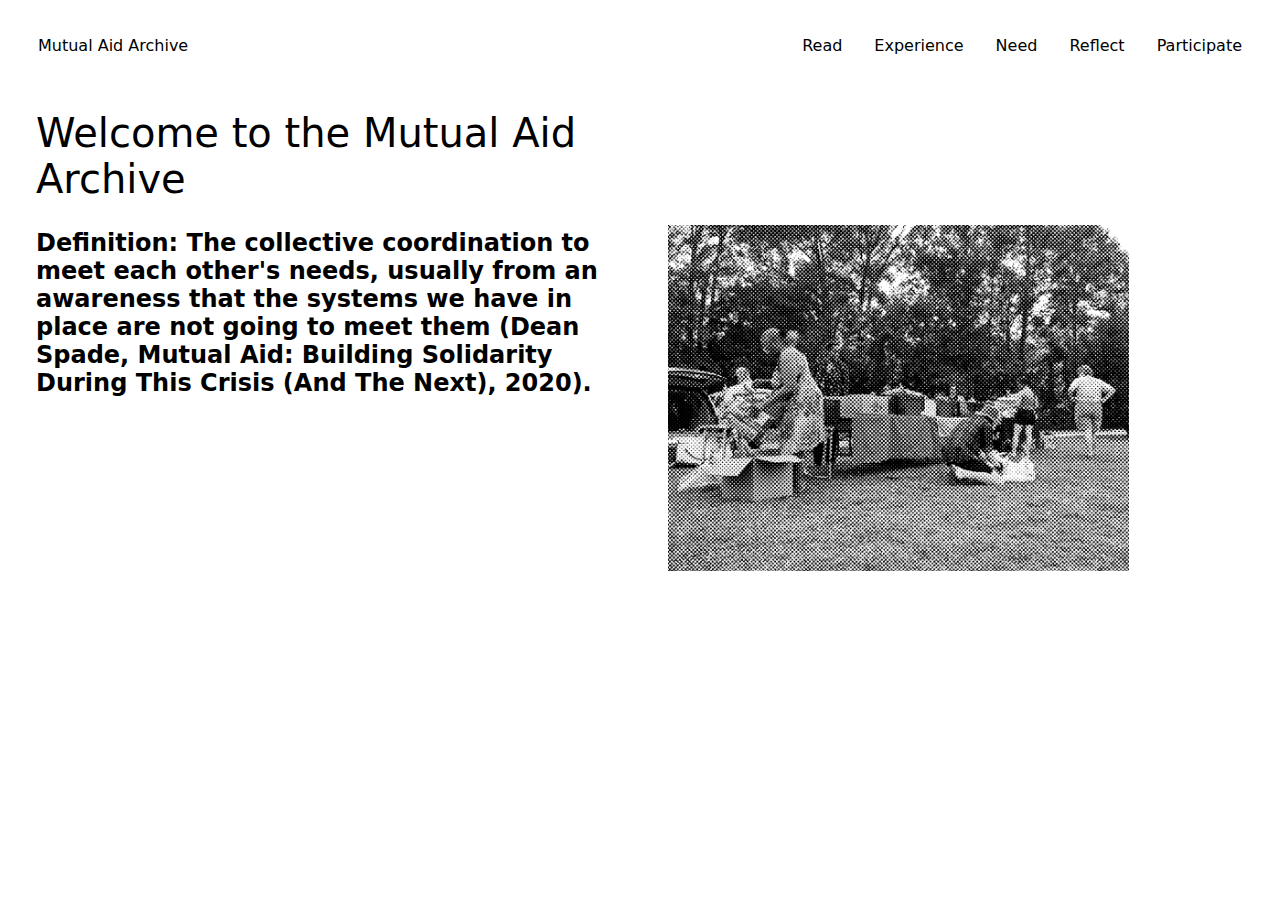
<file: index.html>
<!DOCTYPE html>
<html lang="en" class="">

<head>
      <meta http-equiv="Content-Type" content="text/html; charset=UTF-8">
    <meta name="viewport" content="width=device-width, initial-scale=1.0">
    <title>Mutual Aid Archive</title>
    <meta http-equiv="X-UA-Compatible" content="IE=edge" />
    <link rel="stylesheet" href="./resources/index.css"> <!--this links your HTML file to your CSS style sheet in resources folder-->
    <link rel="icon" type="image/x-icon" href="./resources/"> <!--In href="" after resources, type in your file name to link an image for your favicon-->
    <script src="https://cdnjs.cloudflare.com/ajax/libs/jquery/3.3.1/jquery.min.js"></script>
<link rel="preconnect" href="https://fonts.googleapis.com">
<link rel="preconnect" href="https://fonts.gstatic.com" crossorigin>
<link href="https://fonts.googleapis.com/css2?family=Asul:wght@400;700&family=Bitter:ital,wght@0,100..900;1,100..900&family=Inclusive+Sans:ital,wght@0,300..700;1,300..700&family=Lexend:wght@100..900&family=Yatra+One&display=swap" rel="stylesheet">
</head>
 
<body>


<div class="topnav">
   
     <a class="home" href="index.html">Mutual Aid Archive</a>

   <div class="topnav-right">
     <a href="read.html">Read</a>
        <a href="experience.html">Experience</a>
     <a href="need.html">Need</a>
     <a href="reflect.html">Reflect</a>
     <a href="https://forms.gle/U9FBMPA5ppuhJywo6" target="_blank">Participate</a>
     </div>

</div>

<div class="content-wrapper">
    <div class="left-container">
        <!-- Add your content for the left side here (make it long enough to scroll) -->
        <h1>Welcome to the Mutual Aid Archive</h1>
        <h2>Definition: The collective coordination to meet each other's needs, usually from an awareness that the systems we have in place are not going to meet them (Dean Spade, Mutual Aid: Building Solidarity During This Crisis (And The Next), 2020).</h2>
    </div>

    <div class="right-container">
      <div class="mutualfood-container">
        <img src="./resources/mutualfood2.png" alt="photo of mutual aid food distribution">
</div>
    </div>
    </div>
   </body>
   </html>
</file>
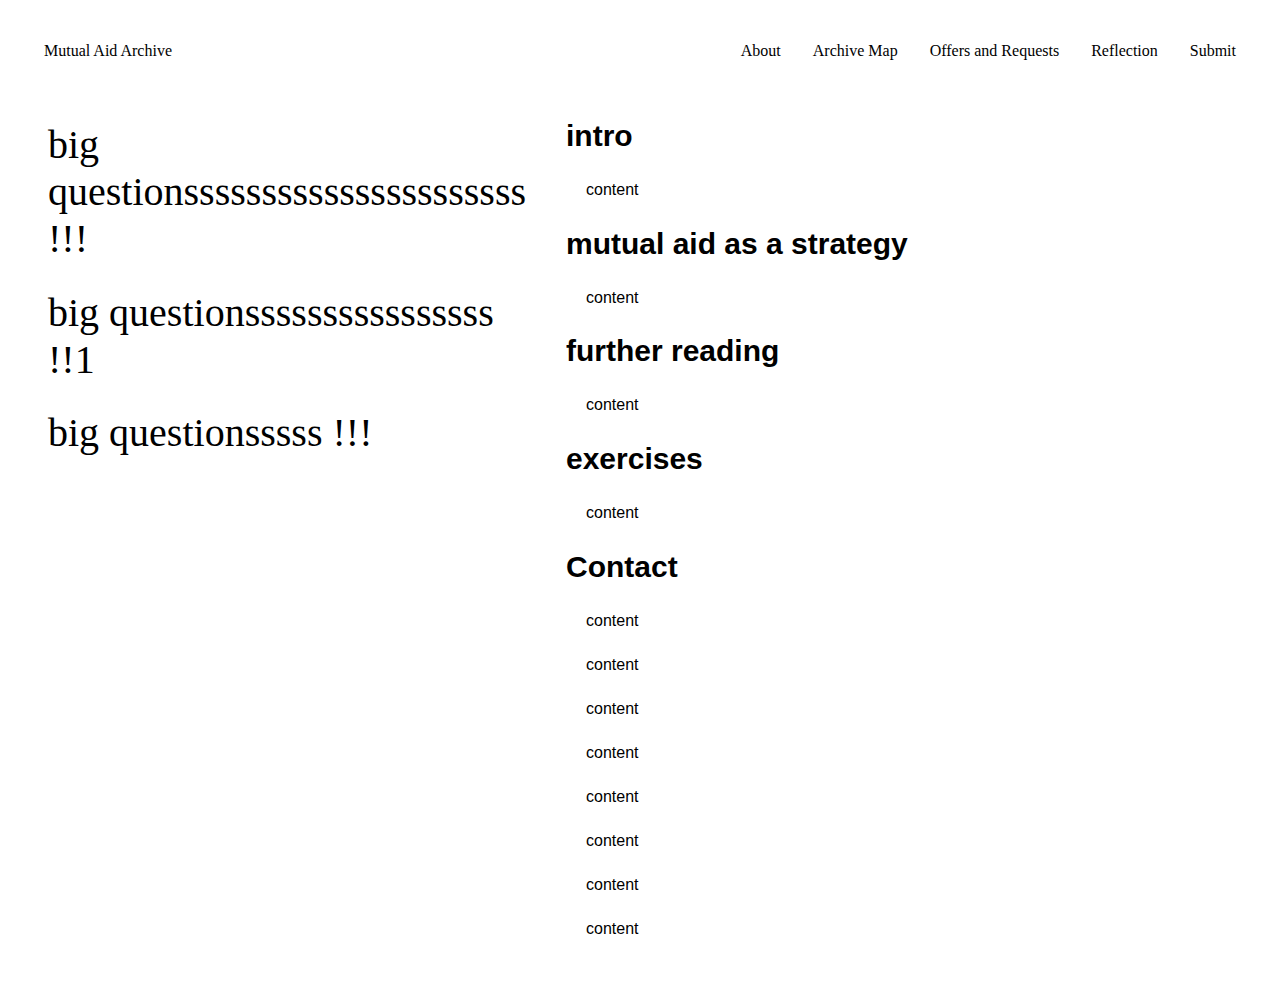
<file: about.html>
<!DOCTYPE html>
<html lang="en" class="">

<head>
      <meta http-equiv="Content-Type" content="text/html; charset=UTF-8">
    <meta name="viewport" content="width=device-width, initial-scale=1.0">
    <title>Mutual Aid Archive</title>
    <meta http-equiv="X-UA-Compatible" content="IE=edge" />
    <link rel="stylesheet" href="./resources/about.css"> <!--this links your HTML file to your CSS style sheet in resources folder-->
    <link rel="icon" type="image/x-icon" href="./resources/"> <!--In href="" after resources, type in your file name to link an image for your favicon-->
    <script src="https://cdnjs.cloudflare.com/ajax/libs/jquery/3.3.1/jquery.min.js"></script>
</head>


<body>
<div class="topnav">
   
     <a class="home" href="index.html">Mutual Aid Archive</a>

     <div class="topnav-right">
     <a href="about.html">About</a>
        <a href="archiveboard.html">Archive Map</a>
     <a href="offersandrequests.html">Offers and Requests</a>
     <a href="reflection.html">Reflection</a>
     <a href="https://forms.gle/U9FBMPA5ppuhJywo6" target="_blank">Submit</a>
     </div>

</div>

<div class="content-wrapper">
    <div class="left-container">
        <!-- Add your content for the left side here (make it long enough to scroll) -->
        <h1>big questionssssssssssssssssssssss !!!</h1>
        <h1>big questionssssssssssssssss !!1</h1>
        <h1>big questionsssss !!!</h1>

        <!-- Repeat <p> multiple times to ensure content overflow -->
    </div>
    <div class="right-container">
        <!-- Add your content for the right side here -->
      
  <h2>intro</h2>
<p>content</p>

<h2>mutual aid as a strategy</h2>
<p>content</p>

<h2>further reading</h2>
<p>content</p>
<h2>exercises</h2>
<p>content</p>

<h2>Contact</h2>
<p>content</p>
<p>content</p>
<p>content</p>
<p>content</p>
<p>content</p>
<p>content</p>
<p>content</p>
<p>content</p>
<p>content</p>


    </div>
</div>


</body>
</html>
</file>
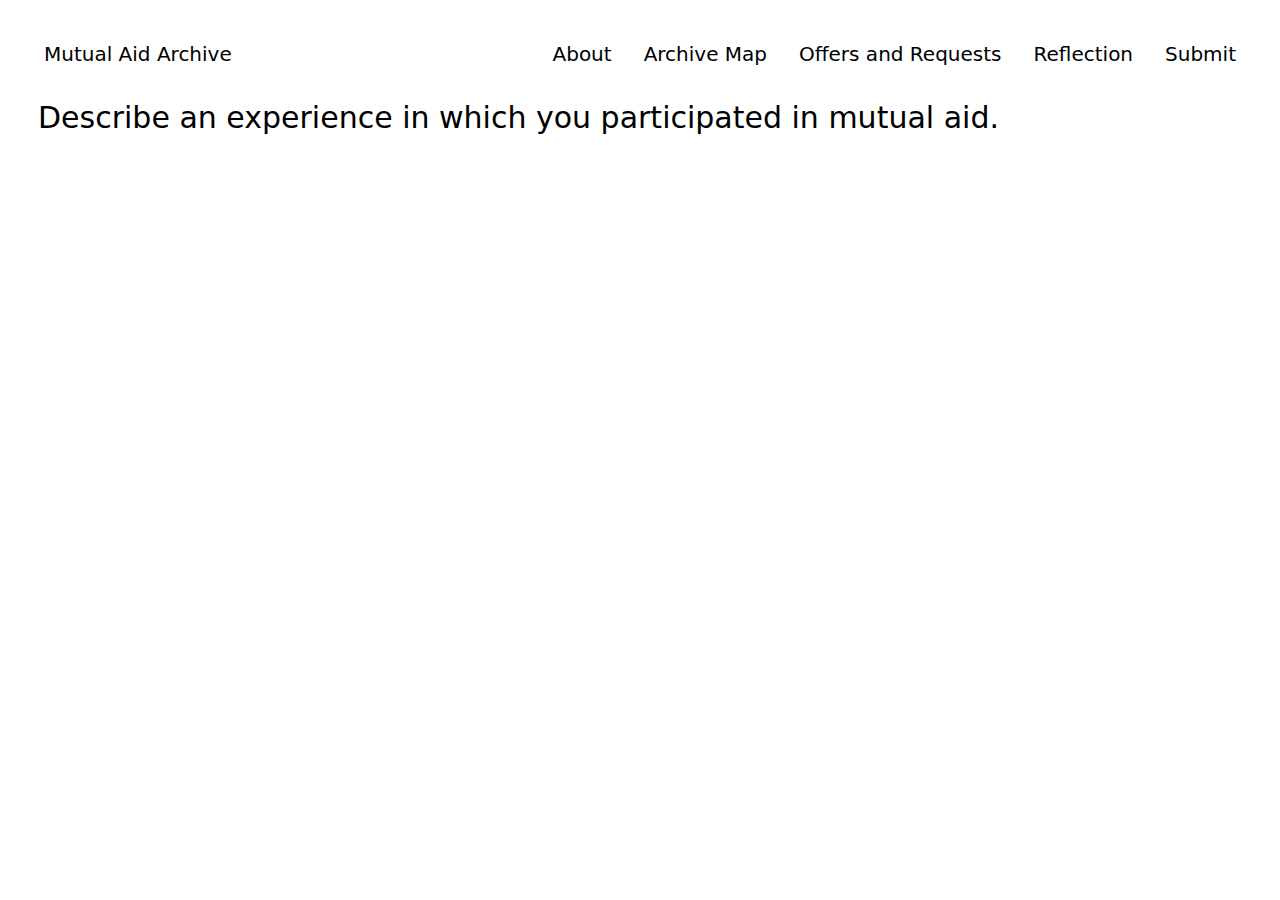
<file: archivemap.html>
<!doctype html>
<html lang="en" class="">

<head>
   <meta charset="UTF-8">
   <meta name="viewport" content="width=device-width, initial-scale=1.0">
   <title>Archive Map</title>
   <link rel="stylesheet" href="./resources/archivemap.css"> <!--this links your HTML file to your CSS style sheet in resources folder-->
   <link rel="icon" type="image/x-icon" href="./resources/dot.png"> <!--In href="" after resources, type in your file name to link an image for your favicon-->
    <script src="https://code.jquery.com/jquery-3.7.1.min.js"></script>
  </head>

<body>
<!-- navigation bar-->
     <div class="topnav">
   
     <a class="home" href="index.html">Mutual Aid Archive</a>

     <div class="topnav-right">
     <a href="about.html">About</a>
        <a href="archivemap.html">Archive Map</a>
     <a href="offersandrequests.html">Offers and Requests</a>
     <a href="reflection.html">Reflection</a>
     <a href="https://forms.gle/U9FBMPA5ppuhJywo6" target="_blank">Submit</a>
     </div>

</div>


    <div class="top1">    <!-- Add your content for the left side here (make it long enough to scroll) -->
<h1>Describe an experience in which you participated in mutual aid. </h1>
<!--Make sure you keep the class below titled grid and know that this is where your submissions will load-->
</div>
 
       
   <div id="grid">

   </div>

<!--  This appears when you click on a dot  -->
    
    <div id="look">
      <div class="wrapper">
        <div class="modal">
    <span class="dot"></span>
    <p></p>
    <button hide>Back</button>
        </div>
        </div>
    </div>


<!-- ****************************************************************************
Below is javascript for connecting your google sheet to autopopulate the HTML-->

  <script>

// gets a random integer between the min and max
function getRandomInt(min, max) {
    min = Math.ceil(min);
    max = Math.floor(max);
    return Math.floor(Math.random() * (max - min + 1)) + min;
}



var SPREADSHEET_ID_AND_TAB = "1HtJRwCgTY0scOjsu7GwSP3ytdoOWguoJnkRo0WLvTj8/Sheet1";


$(document).ready(function () {
  
  $.getJSON("https://opensheet.elk.sh/" + SPREADSHEET_ID_AND_TAB, function (data) {
    
    data.forEach(function (row, index) {
      if(index == 0) return; // Skip the header row
      
      let div = $(`<div class='modal' type='` + row.type +`' index="` + index +`">
        <span class='dot'>` + row.cloud +`</span>
        <p>` +  row.msg + `</p>
        </div>`)
      .attr("title", row.msg)
      .css("top", getRandomInt(10, 80) + "%")
      .css("left", getRandomInt(10, 90) + "%")
      .appendTo("#grid");
    });
  });  
});


// Look at dots
$("#grid").on("click", ".modal", function() {
  
  // Get information from the clicked dots
  let index = $(this).attr("index");
  let symbol = $(this).find(".dot").text();
  let msg = $(this).find("p").text();

  // Update the modal or display area with the information
  $("#look .modal .dot").text(symbol);
  $("#look .modal p").text(msg);

  $("#look").show(); // Show the modal

  // Mark dot as seen
  $("#grid .modal[index='" + index + "']").attr("seen", "");
});


// hide when button is clicked
$("#look").on("click", "button[hide]", function(){
  $("#look").hide();
});



  </script>


<!--This code was provided in Avrie Allen's Wintersession course at RISD, Activating Networks, Gathering Knowledge and was initially inspired by Chia Amisola's sheet sites tutorial with Developh-->
</body>
</html>
</file>
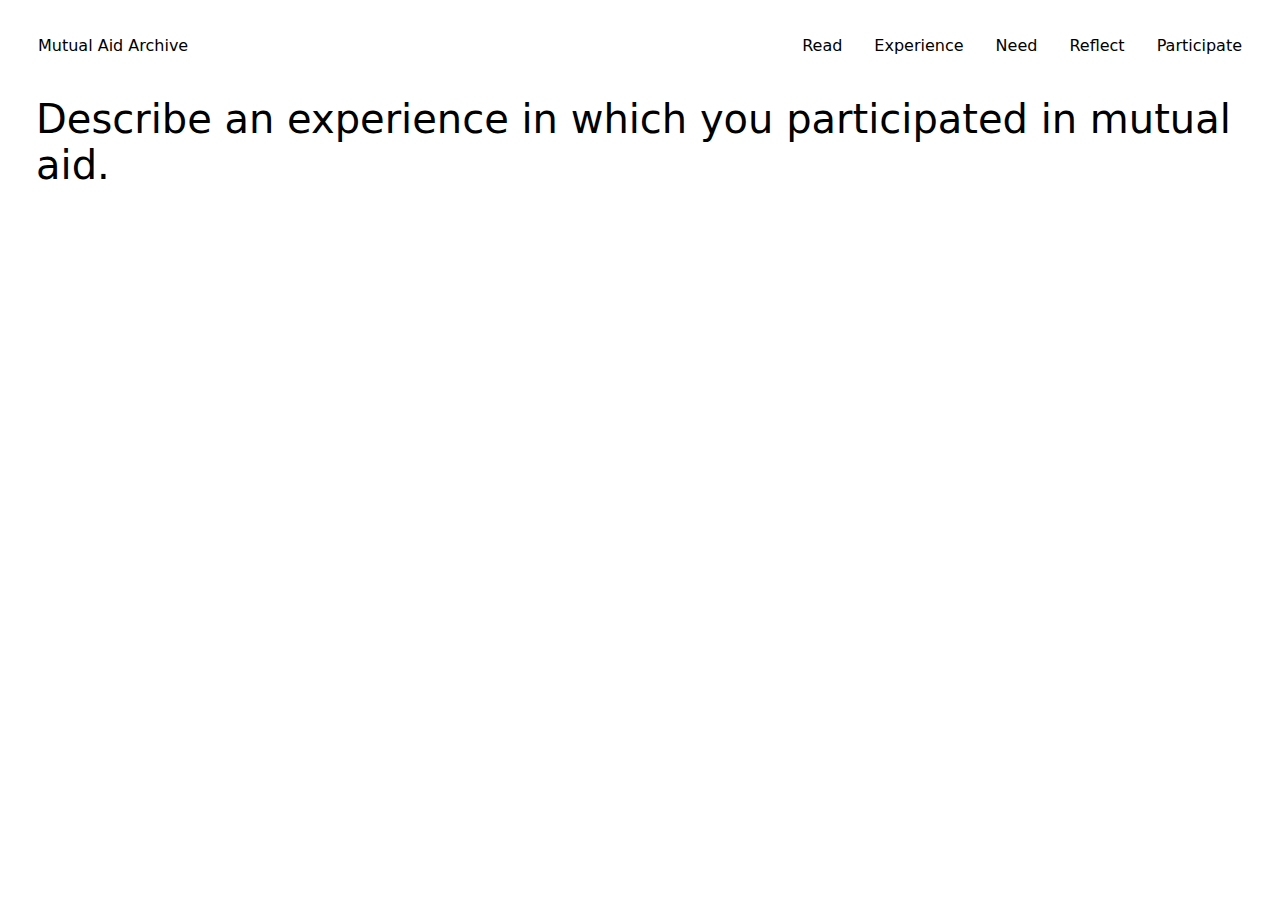
<file: experience.html>
<!doctype html>
<html lang="en" class="">

<head>
   <meta charset="UTF-8">
   <meta name="viewport" content="width=device-width, initial-scale=1.0">
   <title>Archive Map</title>
   <link rel="stylesheet" href="./resources/experience.css"> <!--this links your HTML file to your CSS style sheet in resources folder-->
   <link rel="icon" type="image/x-icon" href="./resources/dot.png"> <!--In href="" after resources, type in your file name to link an image for your favicon-->
    <script src="https://code.jquery.com/jquery-3.7.1.min.js"></script>
  </head>

<body>
<!-- navigation bar-->
     <div class="topnav">
   
     <a class="home" href="index.html">Mutual Aid Archive</a>

     <div class="topnav-right">
     <a href="read.html">Read</a>
        <a href="experience.html">Experience</a>
     <a href="need.html">Need</a>
     <a href="reflect.html">Reflect</a>
     <a href="https://forms.gle/U9FBMPA5ppuhJywo6" target="_blank">Participate</a>
     </div>

</div>


    <div class="top1">    <!-- Add your content for the left side here (make it long enough to scroll) -->
<h1>Describe an experience in which you participated in mutual aid. </h1>
<!--Make sure you keep the class below titled grid and know that this is where your submissions will load-->
</div>
 
       
   <div id="grid">

   </div>

<!--  This appears when you click on a dot  -->
    
    <div id="look">
      <div class="wrapper">
        <div class="modal">
    <span class="dot"></span>

    <p></p>
    <button hide>Back</button>
        </div>
        </div>
    </div>


<!-- ****************************************************************************
Below is javascript for connecting your google sheet to autopopulate the HTML-->

  <script>

// gets a random integer between the min and max
function getRandomInt(min, max) {
    min = Math.ceil(min);
    max = Math.floor(max);
    return Math.floor(Math.random() * (max - min + 1)) + min;
}



var SPREADSHEET_ID_AND_TAB = "1HtJRwCgTY0scOjsu7GwSP3ytdoOWguoJnkRo0WLvTj8/Sheet1";


$(document).ready(function () {
  
  $.getJSON("https://opensheet.elk.sh/" + SPREADSHEET_ID_AND_TAB, function (data) {
    
    data.forEach(function (row, index) {
      if(index == 0) return; // Skip the header row
       if(!row.Q3 || row.Q3.trim() == "") return;
      let div = $(`<div class='modal' type='` + row.type +`' index="` + index +`">
       <span class='dot'>` + row.cloud +`</span>
        <p>` +  row.Q3 + `</p>
        </div>`)
      .attr("title", row.Q3)
      .css("top", getRandomInt(10, 80) + "%")
      .css("left", getRandomInt(10, 90) + "%")
      .appendTo("#grid");
    });
  });  
});

 

// Look at dots
$("#grid").on("click", ".modal", function() {
  
  // Get information from the clicked dots
  let index = $(this).attr("index");
  let symbol = $(this).find(".dot").text();
  let msg = $(this).find("p").text();



  // Update the modal or display area with the information
  $("#look .modal .dot").text(symbol);
  $("#look .modal p").text(msg);

  $("#look").show(); // Show the modal

  // Mark dot as seen
  $("#grid .modal[index='" + index + "']").attr("seen", "");
});


// hide when button is clicked
$("#look").on("click", "button[hide]", function(){
  $("#look").hide();
});



  </script>


<!--This code was provided in Avrie Allen's Wintersession course at RISD, Activating Networks, Gathering Knowledge and was initially inspired by Chia Amisola's sheet sites tutorial with Developh-->
</body>
</html>
</file>
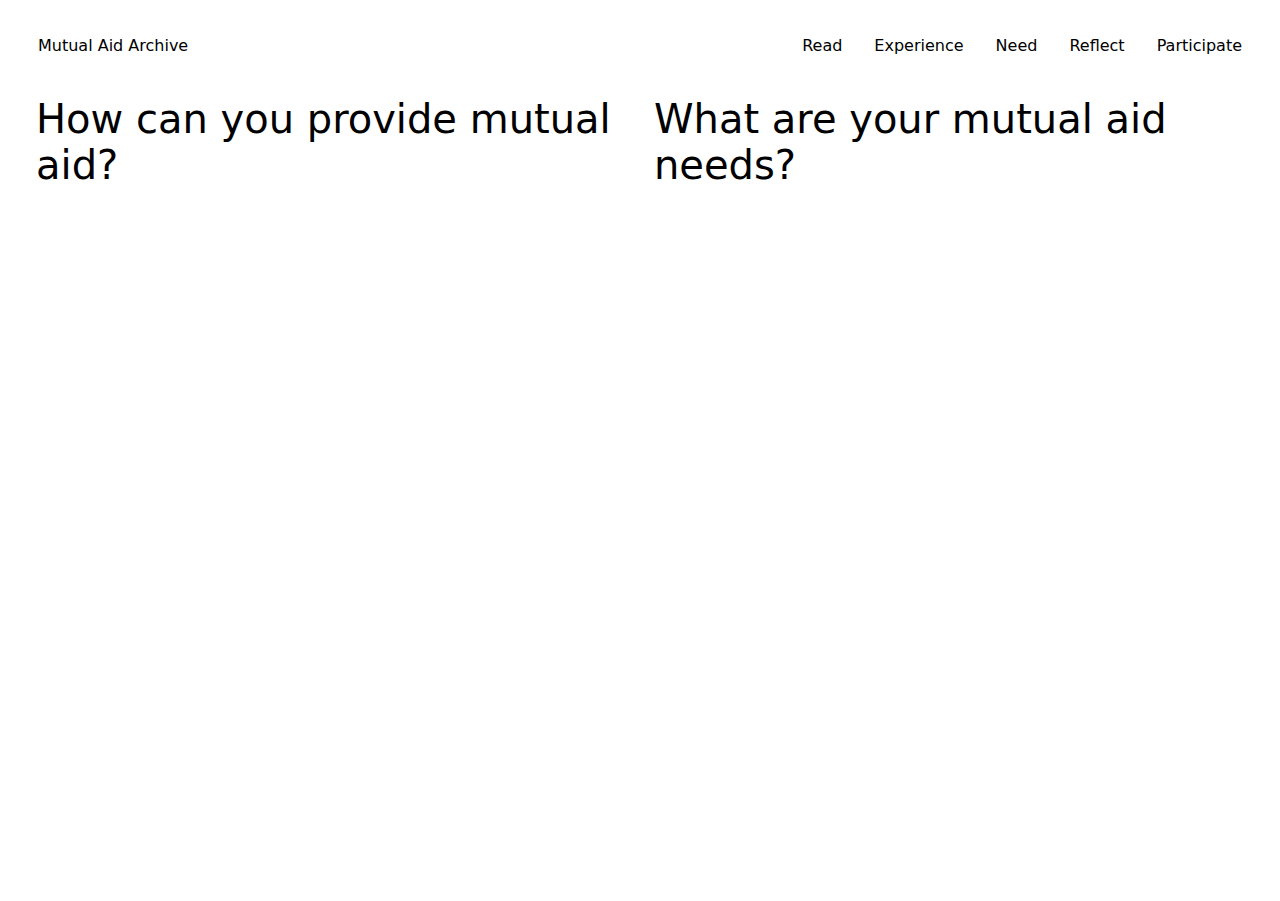
<file: need.html>
<!DOCTYPE html>
<html lang="en" class="">

<head>
      <meta http-equiv="Content-Type" content="text/html; charset=UTF-8">
    <meta name="viewport" content="width=device-width, initial-scale=1.0">
    <title>Mutual Aid Archive</title>
    <meta http-equiv="X-UA-Compatible" content="IE=edge" />
    <link rel="stylesheet" href="./resources/need.css"> <!--this links your HTML file to your CSS style sheet in resources folder-->
    <link rel="icon" type="image/x-icon" href="./resources/dot_png.png"> <!--In href="" after resources, type in your file name to link an image for your favicon-->
    <script src="https://cdnjs.cloudflare.com/ajax/libs/jquery/3.3.1/jquery.min.js"></script>
</head>


<body>
 
<div class="topnav">
   
     <a class="home" href="index.html">Mutual Aid Archive</a>

    <div class="topnav-right">
     <a href="read.html">Read</a>
        <a href="experience.html">Experience</a>
     <a href="need.html">Need</a>
     <a href="reflect.html">Reflect</a>
     <a href="https://forms.gle/U9FBMPA5ppuhJywo6" target="_blank">Participate</a>
     </div>

</div>



 <!-- For the 2 Panels-->
<div class="container">

   <!-- For the Left Panel-->
  
   <div class= "left">
    <h1>How can you provide mutual aid?</h1>

    <!-- For the TIME Column-->
     <div class="wrapper1">


<!--Make sure you keep the class below titled grid and know that this is where your submissions will load-->
    <div class="timecolumn1"> 
</div>
    


<script>
const SPREADSHEET_ID1 = "1HtJRwCgTY0scOjsu7GwSP3ytdoOWguoJnkRo0WLvTj8";
const TAB_NAME1 = "Sheet1";

const url1 = `https://opensheet.elk.sh/${SPREADSHEET_ID1}/${TAB_NAME1}`;

fetch(url1)
  .then(response => {
    if (!response.ok) {
      throw new Error("Network response failed");
    }
    return response.json();
  })
  .then(data => {
    console.log("Loaded data:", data);

    const timecolumn1 = document.querySelector(".timecolumn1");
    data.forEach(entry => {
      const section1 = document.createElement("section");
      section1.innerHTML = `
        <div><p>${entry.Q2}</p><br><p2>${entry.Timestamp}</p2></div>
      `;
if(!entry.Q2 || entry.Q2.trim() == "") return;

      timecolumn1.appendChild(section1);
    });
  })
  .catch(error => {
    console.error("Sheet failed to load:", error);
  });
</script>
</div>
  </div>



 <!-- For the Right Panel-->
   <div class= "right">
    <h1>What are your mutual aid needs? </h1>

    <!-- For the TIME Column-->
     <div class="wrapper3">
   

<!--Make sure you keep the class below titled grid and know that this is where your submissions will load-->
    <div class="timecolumn"> 

    </div>


<script>
const SPREADSHEET_ID3 = "1HtJRwCgTY0scOjsu7GwSP3ytdoOWguoJnkRo0WLvTj8";
const TAB_NAME3 = "Sheet1";

const url3 = `https://opensheet.elk.sh/${SPREADSHEET_ID3}/${TAB_NAME3}`;

fetch(url3)
  .then(response => {
    if (!response.ok) {
      throw new Error("Network response failed");
    }
    return response.json();
  })
  .then(data => {
    console.log("Loaded data:", data);

    const timecolumn = document.querySelector(".timecolumn");
    data.forEach(entry => {
      const section3 = document.createElement("section");
  
      section3.innerHTML = `
        <div class="requests"><p>${entry.Q1}</p><br><p2>${entry.Timestamp}</p2></div>
      `;

   if(!entry.Q1 || entry.Q1.trim() == "") return;
      timecolumn.appendChild(section3);
    });
  })
  .catch(error => {
    console.error("Sheet failed to load:", error);
  });
</script>

  </div>
  

</div>
    </div>
    

   </body>
   </html>
</file>
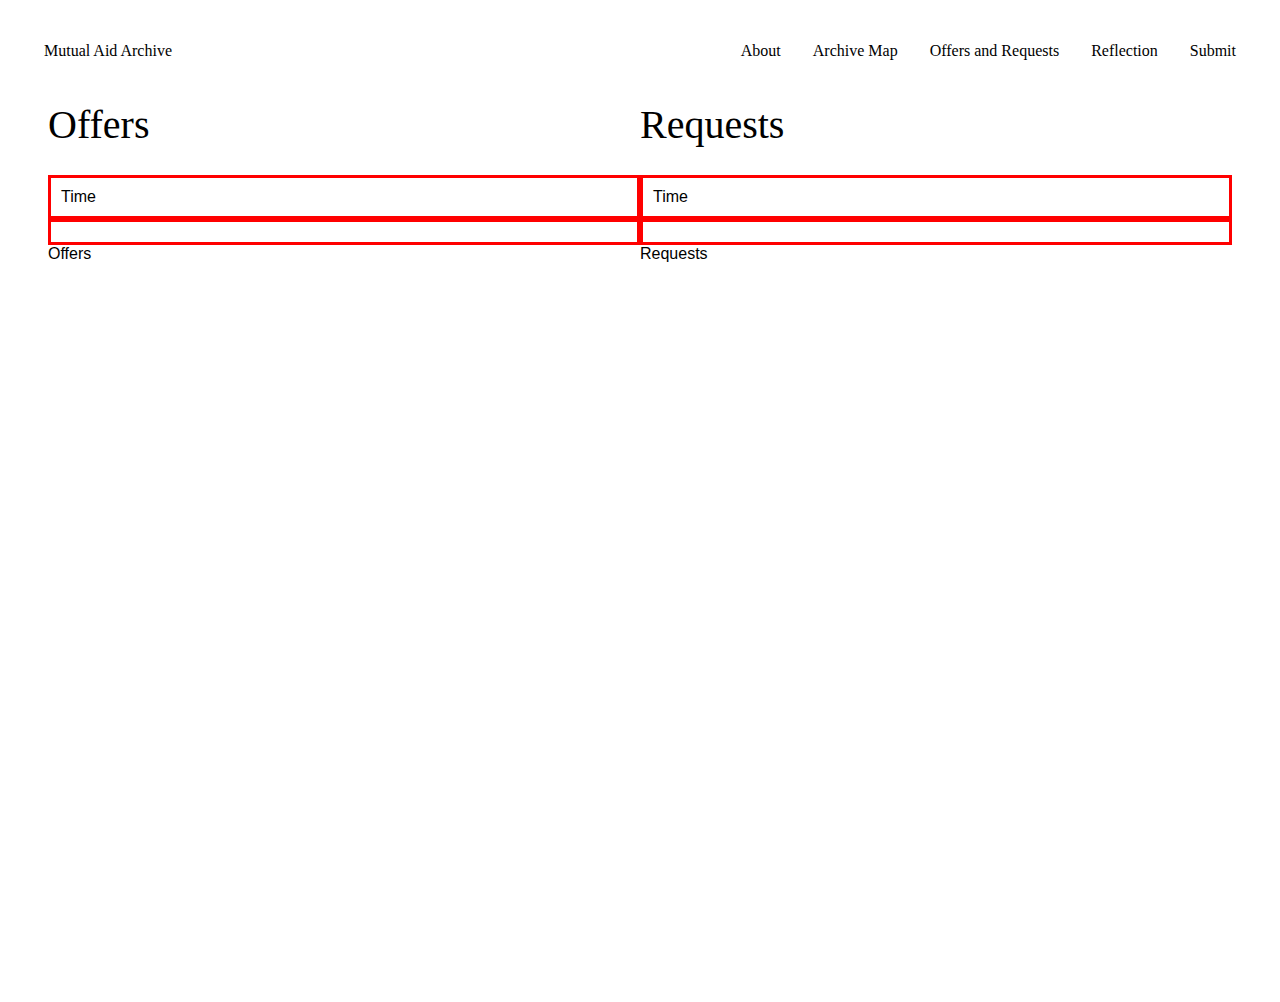
<file: o-r-table.html>
<!DOCTYPE html>
<html lang="en" class="">

<head>
      <meta http-equiv="Content-Type" content="text/html; charset=UTF-8">
    <meta name="viewport" content="width=device-width, initial-scale=1.0">
    <title>Mutual Aid Archive</title>
    <meta http-equiv="X-UA-Compatible" content="IE=edge" />
    <link rel="stylesheet" href="./resources/offersandrequests.css"> <!--this links your HTML file to your CSS style sheet in resources folder-->
    <link rel="icon" type="image/x-icon" href="./resources/"> <!--In href="" after resources, type in your file name to link an image for your favicon-->
    <script src="https://cdnjs.cloudflare.com/ajax/libs/jquery/3.3.1/jquery.min.js"></script>
</head>


<body>
 
<div class="topnav">
   
     <a class="home" href="index.html">Mutual Aid Archive</a>

     <div class="topnav-right">
     <a href="about.html">About</a>
        <a href="archiveboard.html">Archive Map</a>
     <a href="offersandrequests.html">Offers and Requests</a>
     <a href="reflection.html">Reflection</a>
     <a href="https://forms.gle/U9FBMPA5ppuhJywo6" target="_blank">Submit</a>
     </div>

</div>



 <!-- For the 2 Panels-->
<div class="container">

   <!-- For the Left Panel-->
  
   <div class= "left">
    <h1>Offers</h1>
  <div class="left-container">
    <!-- For the TIME Column-->
     <div class="wrapper1">
    <div>Time</div>

<!--Make sure you keep the class below titled grid and know that this is where your submissions will load-->
    <div class="timecolumn1"> 

    </div>


<script>
const SPREADSHEET_ID1 = "1HtJRwCgTY0scOjsu7GwSP3ytdoOWguoJnkRo0WLvTj8";
const TAB_NAME1 = "Tab";

const url1 = `https://opensheet.elk.sh/${SPREADSHEET_ID1}/${TAB_NAME1}`;

fetch(url1)
  .then(response => {
    if (!response.ok) {
      throw new Error("Network response failed");
    }
    return response.json();
  })
  .then(data => {
    console.log("Loaded data:", data);

    const timecolumn1 = document.querySelector(".timecolumn1");
    data.forEach(entry => {
      const section1 = document.createElement("section1");
      section1.innerHTML = `
        <div>${entry.Timestamp}</div>
      `;
      timecolumn1.appendChild(section1);
    });
  })
  .catch(error => {
    console.error("Sheet failed to load:", error);
  });
</script>
  </div>
<!-- For the offers Column-->
  <div class="wrapper2">
    <div>Offers</div>
<!--Make sure you keep the class below titled grid and know that this is where your submissions will load-->
    <div class="offerscolumn"> 
      </div>
<script>
const SPREADSHEET_ID2 = "1HtJRwCgTY0scOjsu7GwSP3ytdoOWguoJnkRo0WLvTj8";
const TAB_NAME2 = "Tab";

const url2 = `https://opensheet.elk.sh/${SPREADSHEET_ID2}/${TAB_NAME2}`;

fetch(url2)
  .then(response => {
    if (!response.ok) {
      throw new Error("Network response failed");
    }
    return response.json();
  })
  .then(data => {
    console.log("Loaded data:", data);

    const offerscolumn = document.querySelector(".offerscolumn");

    data.forEach(entry => {
      const section2 = document.createElement("section2");
      section2.innerHTML = `
        <div>${entry.Q2}</div>
      `;
      offerscolumn.appendChild(section2);
    });
  })
  .catch(error => {
    console.error("Sheet failed to load:", error);
  });
</script>
 </div>
  </div>
</div>

 <!-- For the Right Panel-->
   <div class= "right">
    <h1>Requests</h1>
  <div class="right-container">
    <!-- For the TIME Column-->
     <div class="wrapper3">
    <div>Time</div>

<!--Make sure you keep the class below titled grid and know that this is where your submissions will load-->
    <div class="timecolumn"> 

    </div>


<script>
const SPREADSHEET_ID3 = "1HtJRwCgTY0scOjsu7GwSP3ytdoOWguoJnkRo0WLvTj8";
const TAB_NAME3 = "Tab";

const url3 = `https://opensheet.elk.sh/${SPREADSHEET_ID3}/${TAB_NAME3}`;

fetch(url3)
  .then(response => {
    if (!response.ok) {
      throw new Error("Network response failed");
    }
    return response.json();
  })
  .then(data => {
    console.log("Loaded data:", data);

    const timecolumn = document.querySelector(".timecolumn");
    data.forEach(entry => {
      const section3 = document.createElement("section3");
      section3.innerHTML = `
        <div>${entry.Timestamp}</div>
      `;
      timecolumn.appendChild(section3);
    });
  })
  .catch(error => {
    console.error("Sheet failed to load:", error);
  });
</script>

  </div>
  

<!-- For the Requests Column-->
  <div class="wrapper4">
    <div>Requests</div>


 
<!--Make sure you keep the class below titled grid and know that this is where your submissions will load-->
    <div class="requestscolumn"> 
      </div>

   


<script>
const SPREADSHEET_ID4 = "1HtJRwCgTY0scOjsu7GwSP3ytdoOWguoJnkRo0WLvTj8";
const TAB_NAME4 = "Tab";

const url4 = `https://opensheet.elk.sh/${SPREADSHEET_ID4}/${TAB_NAME4}`;

fetch(url4)
  .then(response => {
    if (!response.ok) {
      throw new Error("Network response failed");
    }
    return response.json();
  })
  .then(data => {
    console.log("Loaded data:", data);

    const requestscolumn = document.querySelector(".requestscolumn");

    data.forEach(entry => {
      const section4 = document.createElement("section4");
      section4.innerHTML = `
       
<div>${entry.Q1} <br> ${entry.Timestamp}</div>
       
      `;
      requestscolumn.appendChild(section4);
    });
  })
  .catch(error => {
    console.error("Sheet failed to load:", error);
  });
</script>
 </div>
  </div>
</div>
    </div>
    </div>

   </body>
   </html>
</file>
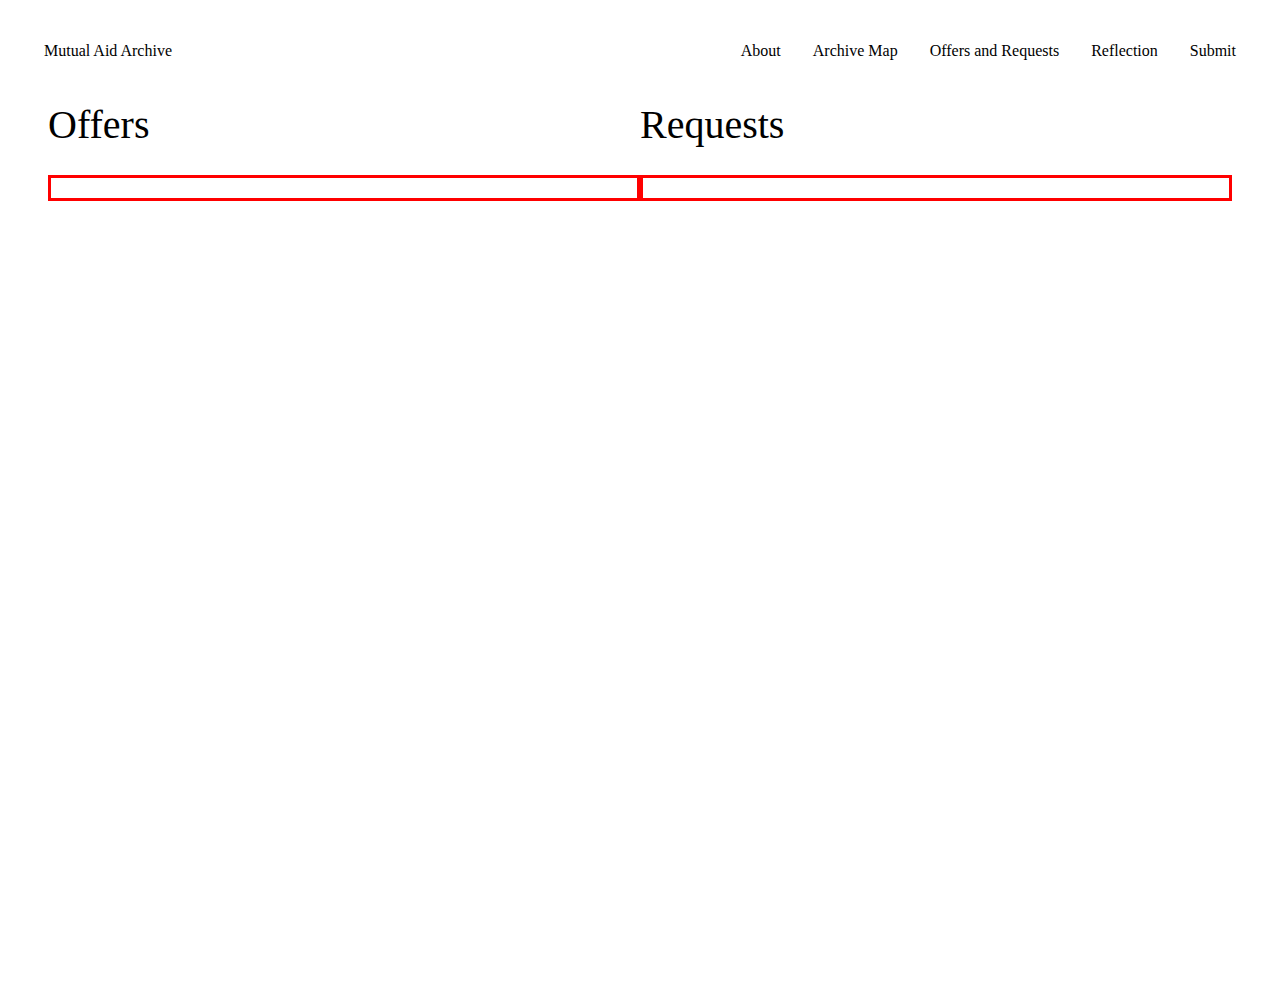
<file: offersandrequests.html>
<!DOCTYPE html>
<html lang="en" class="">

<head>
      <meta http-equiv="Content-Type" content="text/html; charset=UTF-8">
    <meta name="viewport" content="width=device-width, initial-scale=1.0">
    <title>Mutual Aid Archive</title>
    <meta http-equiv="X-UA-Compatible" content="IE=edge" />
    <link rel="stylesheet" href="./resources/offersandrequests.css"> <!--this links your HTML file to your CSS style sheet in resources folder-->
    <link rel="icon" type="image/x-icon" href="./resources/"> <!--In href="" after resources, type in your file name to link an image for your favicon-->
    <script src="https://cdnjs.cloudflare.com/ajax/libs/jquery/3.3.1/jquery.min.js"></script>
</head>


<body>
 
<div class="topnav">
   
     <a class="home" href="index.html">Mutual Aid Archive</a>

     <div class="topnav-right">
     <a href="about.html">About</a>
        <a href="archiveboard.html">Archive Map</a>
     <a href="offersandrequests.html">Offers and Requests</a>
     <a href="reflection.html">Reflection</a>
     <a href="https://forms.gle/U9FBMPA5ppuhJywo6" target="_blank">Submit</a>
     </div>

</div>



 <!-- For the 2 Panels-->
<div class="container">

   <!-- For the Left Panel-->
  
   <div class= "left">
    <h1>Offers</h1>

    <!-- For the TIME Column-->
     <div class="wrapper1">


<!--Make sure you keep the class below titled grid and know that this is where your submissions will load-->
    <div class="timecolumn1"> 
</div>
    


<script>
const SPREADSHEET_ID1 = "1HtJRwCgTY0scOjsu7GwSP3ytdoOWguoJnkRo0WLvTj8";
const TAB_NAME1 = "Tab";

const url1 = `https://opensheet.elk.sh/${SPREADSHEET_ID1}/${TAB_NAME1}`;

fetch(url1)
  .then(response => {
    if (!response.ok) {
      throw new Error("Network response failed");
    }
    return response.json();
  })
  .then(data => {
    console.log("Loaded data:", data);

    const timecolumn1 = document.querySelector(".timecolumn1");
    data.forEach(entry => {
      const section1 = document.createElement("section1");
      section1.innerHTML = `
        <div><p>${entry.Q2}</p><br><p2>${entry.Timestamp}</p2></div>
      `;
      timecolumn1.appendChild(section1);
    });
  })
  .catch(error => {
    console.error("Sheet failed to load:", error);
  });
</script>
</div>
  </div>



 <!-- For the Right Panel-->
   <div class= "right">
    <h1>Requests</h1>

    <!-- For the TIME Column-->
     <div class="wrapper3">
   

<!--Make sure you keep the class below titled grid and know that this is where your submissions will load-->
    <div class="timecolumn"> 

    </div>


<script>
const SPREADSHEET_ID3 = "1HtJRwCgTY0scOjsu7GwSP3ytdoOWguoJnkRo0WLvTj8";
const TAB_NAME3 = "Tab";

const url3 = `https://opensheet.elk.sh/${SPREADSHEET_ID3}/${TAB_NAME3}`;

fetch(url3)
  .then(response => {
    if (!response.ok) {
      throw new Error("Network response failed");
    }
    return response.json();
  })
  .then(data => {
    console.log("Loaded data:", data);

    const timecolumn = document.querySelector(".timecolumn");
    data.forEach(entry => {
      const section3 = document.createElement("section3");
  
      section3.innerHTML = `
        <div><p>${entry.Q1}</p><br><p2>${entry.Timestamp}</p2></div>
      `;
      // Assuming 'entry' is an object representing a database record


      timecolumn.appendChild(section3);
    });
  })
  .catch(error => {
    console.error("Sheet failed to load:", error);
  });
</script>

  </div>
  

</div>
    </div>
    

   </body>
   </html>
</file>
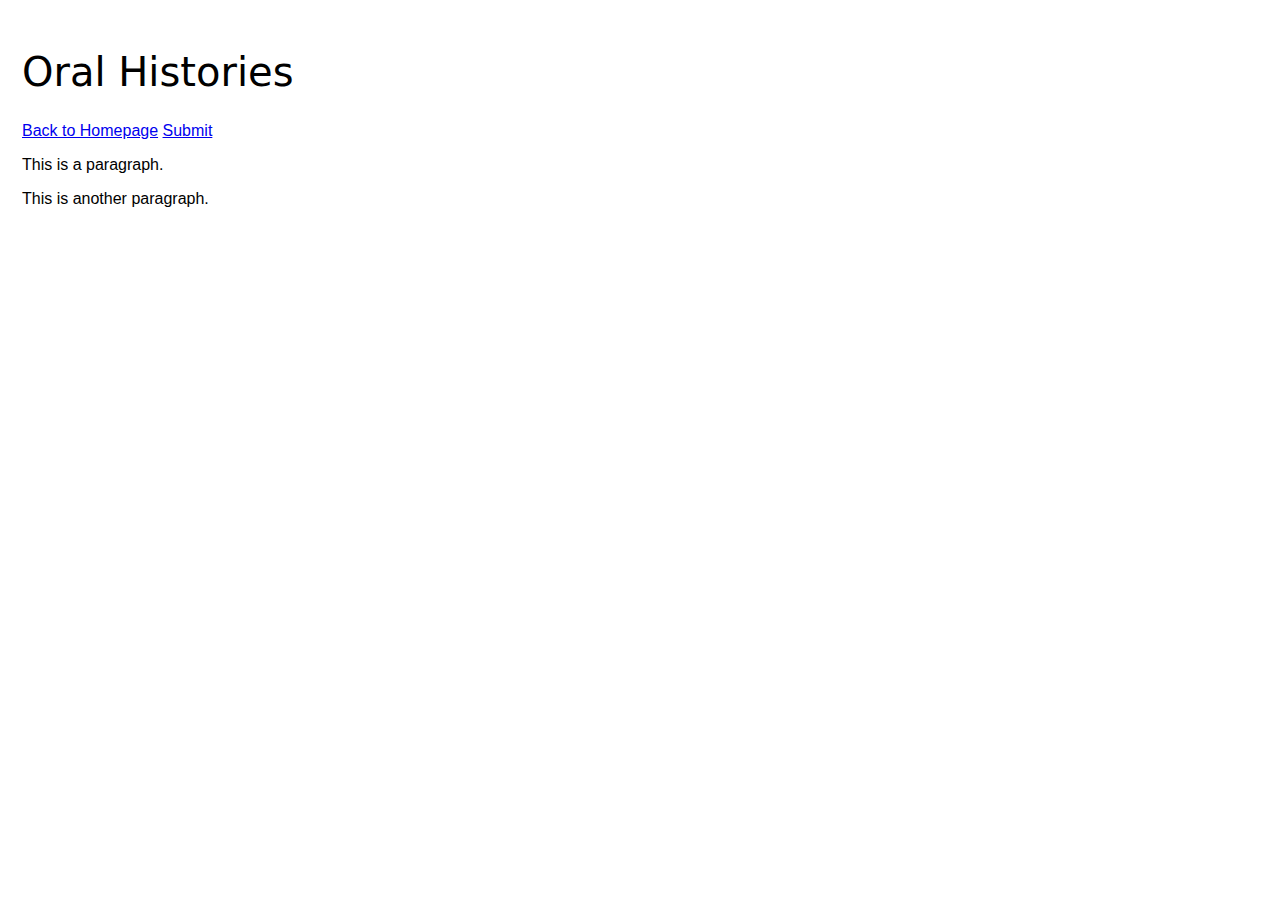
<file: oral-histories.html>
<!DOCTYPE html>
<html lang="en" class="">

<head>
    <meta charset="UTF-8">
    <meta name="viewport" content="width=device-width, initial-scale=1.0">
    <title>Website Title Here</title>
    <link rel="stylesheet" href="./resources/index.css"> <!--this links your HTML file to your CSS style sheet in resources folder-->
    <link rel="icon" type="image/x-icon" href="./resources/"> <!--In href="" after resources, type in your file name to link an image for your favicon-->
    <script src="https://cdnjs.cloudflare.com/ajax/libs/jquery/3.3.1/jquery.min.js"></script>
</head>


<body>
<!--If you want to have a header with a graphic 'logo' you make for your archive, a link or menu to navigate to other page(s)-->
<h1>Oral Histories</h1>


<a href="index.html">Back to Homepage</a>

<a href="https://forms.gle/U9FBMPA5ppuhJywo6" target="_blank">Submit</a> 


<p>This is a paragraph.</p>
<p>This is another paragraph.</p>


<header>
    <div class="header" id="navigation-menu">
        
    </div>
</header>

<!--Make sure you keep the class below titled grid and know that this is where your submissions will load-->
    <div class="grid"> 

    </div>



<!-- ****************************************************************************
Below is javascript for connecting your google sheet to autopopulate the HTML-->

<script>
    var SPREADSHEET_ID = ""; //<-- put spreadsheet ID from URL here
    var TAB_NAME = "Sheet1"; // Make sure it has the correct sheet name from bottom of webpage


$(document).ready(function () {
  $.getJSON("https://opensheet.elk.sh/" + SPREADSHEET_ID + "/" + TAB_NAME, function (data) {
    
    console.log(data); 
    
  
    data.forEach(function (entry, index) {
      
      console.log(entry);
      //replace header1, header2, etc. with the column names from your google sheet
      $(`<section> 
            <p>` + entry.header1 + `</p>
            <p>` + entry.header2 + `</p>
            <p>` + entry.header3 + `</p>
            <p>` + entry.header4 + `</p>
            <p>` + entry.header5 + `</p>
            <p>` + entry.header6 + `</p>
         </section>`)
        .appendTo(".grid");
    });
  });  
});
</script>

<!--This code was provided in Avrie Allen's Wintersession course at RISD, Activating Networks, Gathering Knowledge and was initially inspired by Chia Amisola's sheet sites tutorial with Developh-->
</body>
</html>
</file>
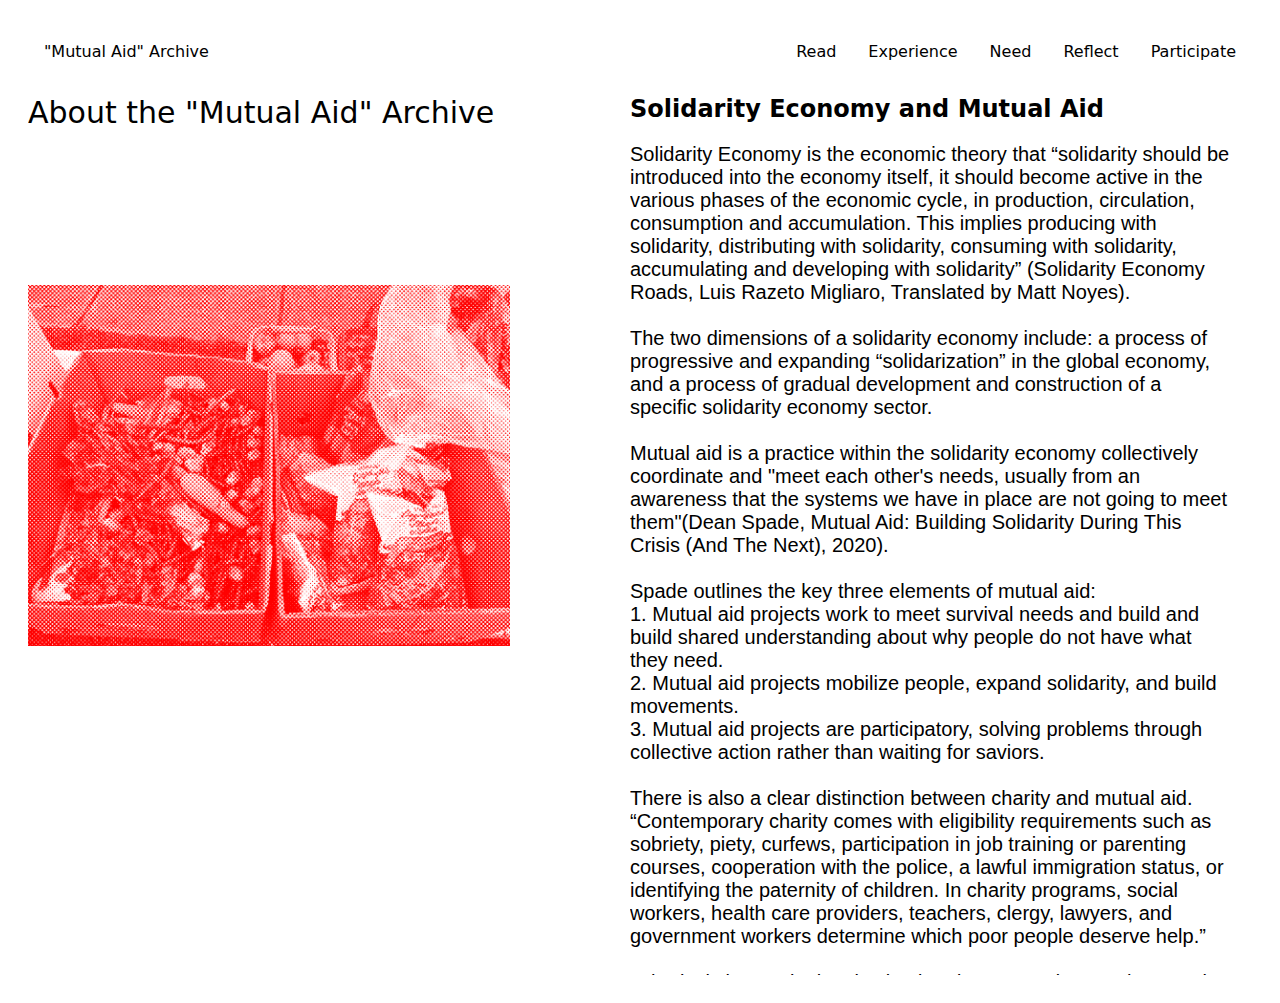
<file: read.html>
<!DOCTYPE html>
<html lang="en" class="">

<head>
      <meta http-equiv="Content-Type" content="text/html; charset=UTF-8">
    <meta name="viewport" content="width=device-width, initial-scale=1.0">
    <title>Mutual Aid Archive</title>
    <meta http-equiv="X-UA-Compatible" content="IE=edge" />
    <link rel="stylesheet" href="./resources/read.css"> <!--this links your HTML file to your CSS style sheet in resources folder-->
    <link rel="icon" type="image/x-icon" href="./resources/dot_png.png"> <!--In href="" after resources, type in your file name to link an image for your favicon-->
    <script src="https://cdnjs.cloudflare.com/ajax/libs/jquery/3.3.1/jquery.min.js"></script>
</head>

<body>
<div class="topnav">
   
     <a class="home" href="index.html">"Mutual Aid" Archive</a>

     <div class="topnav-right">
     <a href="read.html">Read</a>
        <a href="experience.html">Experience</a>
     <a href="need.html">Need</a>
     <a href="reflect.html">Reflect</a>
     <a href="https://forms.gle/U9FBMPA5ppuhJywo6" target="_blank">Participate</a>
     </div>

</div>

<div class="content-wrapper">
    <div class="left">
      
        <!-- Add your content for the left side here (make it long enough to scroll) -->
   <h1>About the "Mutual Aid" Archive</h1>

   <div class="mutualfood-container">
      <img src="./resources/mutualfood1.png" alt="box-of-food">
</div>

    </div>
    <div class="right">
        <!-- Add your content for the right side here -->
      
 
    
<h2>Solidarity Economy and Mutual Aid</h2>
<p2>Solidarity Economy is the economic theory that “solidarity should be introduced into the economy itself, it should become active in the various phases of the economic cycle, in production, circulation, consumption and accumulation. This implies producing with solidarity, distributing with solidarity, consuming with solidarity, accumulating and developing with solidarity” (Solidarity Economy Roads, Luis Razeto Migliaro, Translated by Matt Noyes).
    <br><br>
    <p2> The two dimensions of a solidarity economy include: a process of progressive and expanding “solidarization” in the global economy, and a process of gradual development and construction of a specific solidarity economy sector.
<br><br>
<p2>Mutual aid is a practice within the solidarity economy collectively coordinate and "meet each other's needs, usually from an awareness that the systems we have in place are not going to meet them"(Dean Spade, Mutual Aid: Building Solidarity During This Crisis (And The Next), 2020).</p2>
<br><br>
<p2>Spade outlines the key three elements of mutual aid: <br> 
1. Mutual aid projects work to meet survival needs and build and build shared understanding about why people do not have what they need. 
<br>2. Mutual aid projects mobilize people, expand solidarity, and build movements.
<br>3. Mutual aid projects are participatory, solving problems through collective action rather than waiting for saviors.</p2>
<br><br>
<p2>There is also a clear distinction between charity and mutual aid. “Contemporary charity comes with eligibility requirements such as sobriety, piety, curfews, participation in job training or parenting courses, cooperation with the police, a lawful immigration status, or identifying the paternity of children. In charity programs, social workers, health care providers, teachers, clergy, lawyers, and government workers determine which poor people deserve help.”
    <br><br>
“Charity is increasingly privatized and contracted out to the massive nonprofit sector, which benefits rich people more than poor people in two big ways. First, elite donors get to run the show. They decide what gets funded and what doesn’t… Second, the nonprofit system creates a tax shelter for rich people.”
<br><br>
“Mutual aid projects, in many ways, are defined in opposition to the charity model and rs current iteration in the nonprofit sector. Mutual aid projects mobilize lots of people rather than a few experts; resist the use of eligibility criteria that cut out more stigmatized people; are an integrated part of our lives rather than a pet cause; and cultivate a shared analysis of the root causes of the problem and connect people to social movements that can address these causes.”
</p2>
<br>
<h2>Archive Methodology</h2>
<p2>This project archives mutual aid relationships, entry points into movement organizing, preparation and reaction to crises, systemic failures, and the limits of mutual aid. The "Mutual Aid" Archive reflects responses from the public participation/submission form. Participants' contact information is not shared.</p2>

<h2>Resources</h2>
<p2><a href="https://theanarchistlibrary.org/library/kali-akuno-brian-drolet-doug-norberg-shifting-focus" target="_blank">Shifting Focus: Organizing for Revolution, Not Crisis Avoidance (Part 1), Brian Drolet, Doug Norberg, and Kali Akuno</a></p2>
<br><br>
<p2><a href="https://www.resilience.org/stories/2019-01-24/solidarity-economy-roads/" target="_blank">Solidarity Economy Roads By Luis Razeto Migliaro, Matt Noyes, originally published by Grassroots Economic Organising</a></p2>
<br><br>
<p2><a href="https://theanarchistlibrary.org/library/dean-spade-mutual-aid" target="_blank">Mutual Aid: Building Solidarity During This Crisis (and the Next) by Dean Spade</a></p2>

<h2>Contact</h2>
<p2>For all inquiries, please reach out to the "Mutual Aid" Archive organizer at <a href="mailto:joouyang7@gmail.com">joouyang7@gmail.com.</a>
<br><br>
Jo Ouyang is the organizer of this project. They have been working in community and student organizing spaces for the past 5 years, specifically with Asian/American, Pro-Palestine, Abolitionist, Queer/Trans, and Art organizations on Muscogee land (Atlanta), Narragansett Indian land (Providence), and Lenapehoking land (Philadelphia).
</p2>
    </div>
</div>


</body>
</html>
</file>
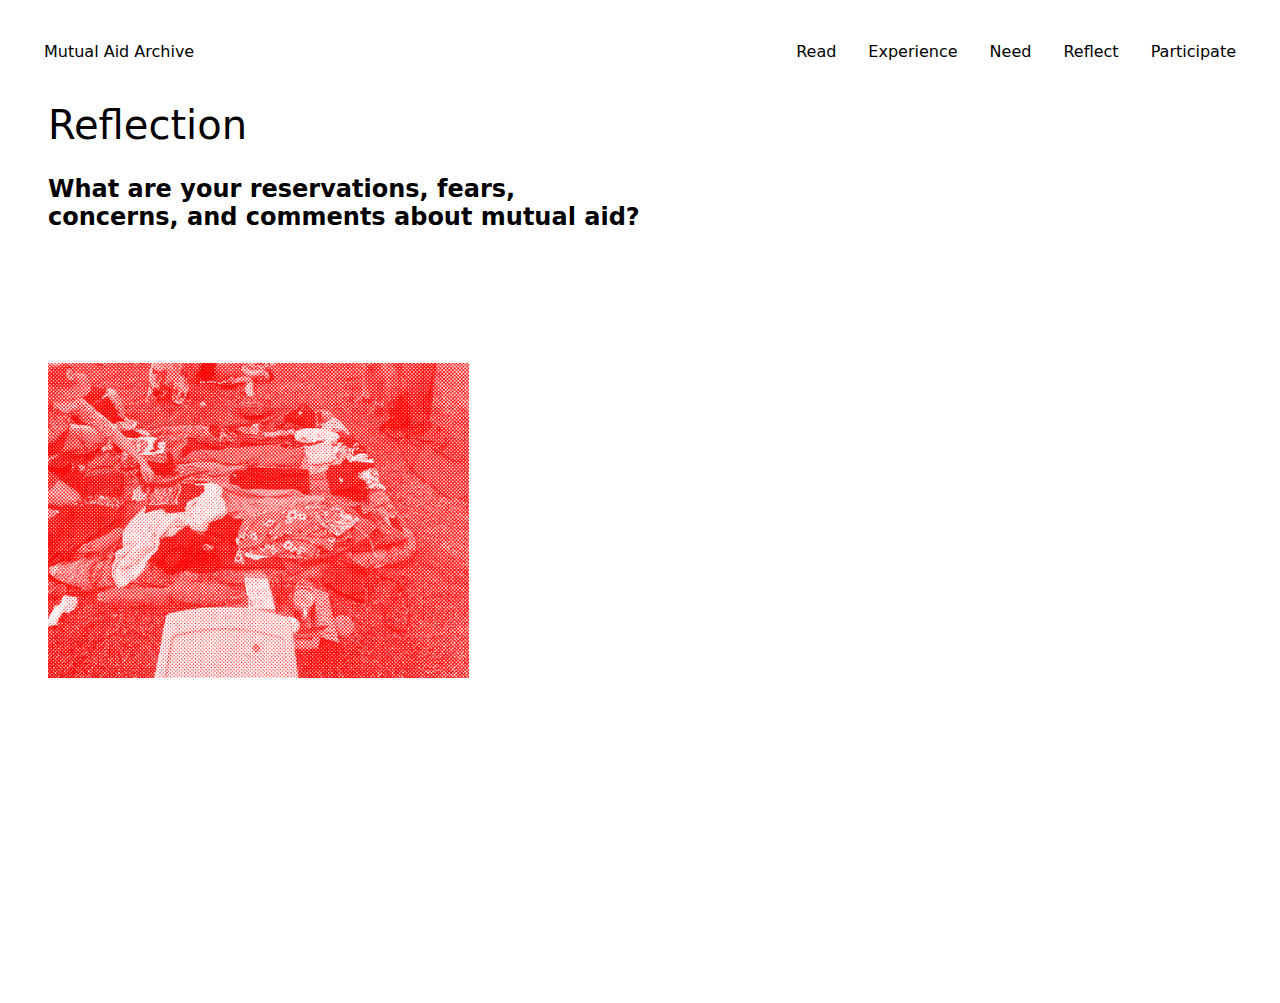
<file: reflect.html>
<!DOCTYPE html>
<html lang="en" class="">

<head>
      <meta http-equiv="Content-Type" content="text/html; charset=UTF-8">
    <meta name="viewport" content="width=device-width, initial-scale=1.0">
    <title>Mutual Aid Archive</title>
    <meta http-equiv="X-UA-Compatible" content="IE=edge" />
    <link rel="stylesheet" href="./resources/reflect.css"> <!--this links your HTML file to your CSS style sheet in resources folder-->
    <link rel="icon" type="image/x-icon" href="./resources/"> <!--In href="" after resources, type in your file name to link an image for your favicon-->
    <script src="https://cdnjs.cloudflare.com/ajax/libs/jquery/3.3.1/jquery.min.js"></script>
</head>


<body>
<div class="topnav">
   
     <a class="home" href="index.html">Mutual Aid Archive</a>

    <div class="topnav-right">
     <a href="read.html">Read</a>
        <a href="experience.html">Experience</a>
     <a href="need.html">Need</a>
     <a href="reflect.html">Reflect</a>
     <a href="https://forms.gle/U9FBMPA5ppuhJywo6" target="_blank">Participate</a>
     </div>

</div>



<div class="content-wrapper">
    <div class="left-container">
        <!-- Add your content for the left side here (make it long enough to scroll) -->
       
<h1>Reflection</h1>
<h2>What are your reservations, fears, concerns, and comments about mutual aid?</h2>
 <div class="mutualfood-container">
      <img src="./resources/mutualfood3.png" alt="box-of-food">
</div>

    </div>
    <div class="right-container">
        <!-- Add your content for the right side here -->
    
   


<!--Make sure you keep the class below titled grid and know that this is where your submissions will load-->
    <div class="grid"> 

   


<script>
const SPREADSHEET_ID1 = "1HtJRwCgTY0scOjsu7GwSP3ytdoOWguoJnkRo0WLvTj8";
const TAB_NAME1 = "Sheet1";

const url1 = `https://opensheet.elk.sh/${SPREADSHEET_ID1}/${TAB_NAME1}`;

fetch(url1)
  .then(response => {
    if (!response.ok) {
      throw new Error("Network response failed");
    }
    return response.json();
  })
  .then(data => {
    console.log("Loaded data:", data);

    const grid1 = document.querySelector(".grid");

    data.forEach(entry => {
      const section1 = document.createElement("section");
      section1.innerHTML = `
        <div>${entry.Q5}</div>
      `;
      if(!entry.Q5 || entry.Q5.trim() == "") return;
      grid1.appendChild(section1);
    });
  })
  .catch(error => {
    console.error("Sheet failed to load:", error);
  });
</script>

<script>
const SPREADSHEET_ID = "1HtJRwCgTY0scOjsu7GwSP3ytdoOWguoJnkRo0WLvTj8";
const TAB_NAME = "Sheet1";

const url = `https://opensheet.elk.sh/${SPREADSHEET_ID}/${TAB_NAME}`;

fetch(url)
  .then(response => {
    if (!response.ok) {
      throw new Error("Network response failed");
    }
    return response.json();
  })
  .then(data => {
    console.log("Loaded data:", data);

    const grid = document.querySelector(".grid");

    data.forEach(entry => {
      const section = document.createElement("section");
      section.innerHTML = `
        <div>${entry.Q4}</div>
      `;
      if(!entry.Q4 || entry.Q4.trim() == "") return;
      grid.appendChild(section);
    });
  })
  .catch(error => {
    console.error("Sheet failed to load:", error);
  });
</script>

 </div>
 </div>
</div>


   </body>
   </html>
</file>
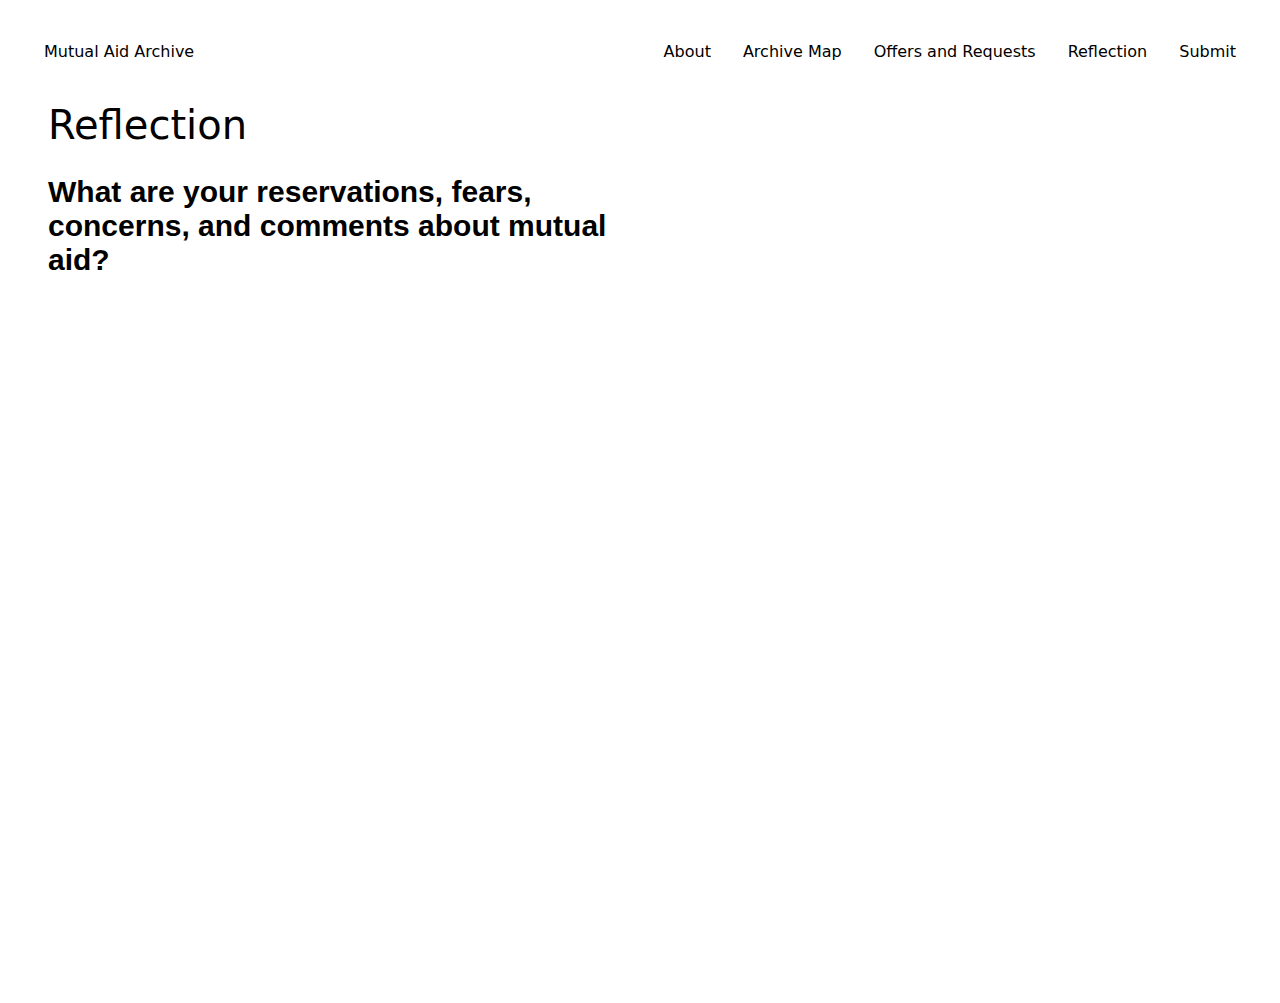
<file: reflection.html>
<!DOCTYPE html>
<html lang="en" class="">

<head>
      <meta http-equiv="Content-Type" content="text/html; charset=UTF-8">
    <meta name="viewport" content="width=device-width, initial-scale=1.0">
    <title>Mutual Aid Archive</title>
    <meta http-equiv="X-UA-Compatible" content="IE=edge" />
    <link rel="stylesheet" href="./resources/reflection.css"> <!--this links your HTML file to your CSS style sheet in resources folder-->
    <link rel="icon" type="image/x-icon" href="./resources/"> <!--In href="" after resources, type in your file name to link an image for your favicon-->
    <script src="https://cdnjs.cloudflare.com/ajax/libs/jquery/3.3.1/jquery.min.js"></script>
</head>


<body>
<div class="topnav">
   
     <a class="home" href="index.html">Mutual Aid Archive</a>

     <div class="topnav-right">
     <a href="about.html">About</a>
        <a href="archivemap.html">Archive Map</a>
     <a href="offersandrequests.html">Offers and Requests</a>
     <a href="reflection.html">Reflection</a>
     <a href="https://forms.gle/U9FBMPA5ppuhJywo6" target="_blank">Submit</a>
     </div>

</div>



<div class="content-wrapper">
    <div class="left-container">
        <!-- Add your content for the left side here (make it long enough to scroll) -->
       
<h1>Reflection</h1>
<h2>What are your reservations, fears, concerns, and comments about mutual aid?</h2>

    </div>
    <div class="right-container">
        <!-- Add your content for the right side here -->
    
   


<!--Make sure you keep the class below titled grid and know that this is where your submissions will load-->
    <div class="grid"> 

   


<script>
const SPREADSHEET_ID = "1HtJRwCgTY0scOjsu7GwSP3ytdoOWguoJnkRo0WLvTj8";
const TAB_NAME = "Sheet1";

const url = `https://opensheet.elk.sh/${SPREADSHEET_ID}/${TAB_NAME}`;

fetch(url)
  .then(response => {
    if (!response.ok) {
      throw new Error("Network response failed");
    }
    return response.json();
  })
  .then(data => {
    console.log("Loaded data:", data);

    const grid = document.querySelector(".grid");

    data.forEach(entry => {
      const section = document.createElement("section");
      section.innerHTML = `
        <div>${entry.Q4}</div>
        <div>${entry.Q5}</div>
      `;
      if(!entry.Q4 || entry.Q4.trim() == ""||!entry.Q5 || entry.Q5.trim() == "") return;
      grid.appendChild(section);
    });
  })
  .catch(error => {
    console.error("Sheet failed to load:", error);
  });
</script>
 </div>
 </div>
</div>


   </body>
   </html>
</file>
<file: resources/index.css>
.topnav {
 background-color: white;
 overflow: hidden
}

.topnav a {
      list-style-type: none;
  margin: 0;
  text-align: center;
  padding: 14px 16px;
  display: flex;
  float: left;
font-family: "Silom", system-ui;
  font-weight: 400;
  font-style: normal;
  text-decoration: none;
  color: black;
}


.topnav-right {
  float: right;
}
.topnav-right a:hover {
  background-color: red;
  color: white;
  cursor: pointer;
    transition: .4s ease-in-out;
    
}


h1 {
  color: rgb(0, 0, 0); 
  font-size: 40px;
  display: flex;
  justify-content: left;
 font-family: "Silom", system-ui;
  font-weight: 400;
  font-style: normal;
}


h2 {
  color: rgb(0, 0, 0); 
  display: flex;
  justify-content: left;
font-family: "Silom", system-ui;
  font-optical-sizing: auto;
  font-weight: 700;
  font-style: normal;
  font-size: 24px;
}

body {
    color: rgb(0, 0, 0);
  background-color:white;
  font-family: "Ruda", sans-serif;
    src: url(./Ruda-Regular.ttf);
  font-optical-sizing: auto;
  font-weight: 400;
  font-style: normal;
  font-size: 16px;
  height: 100%; /* Ensure the body and html take up the full viewport height */
  overflow: hidden;
  padding: 14px;
    }
    
  /* Set up the main container with Flexbox */
    .content-wrapper {
        display: flex; /* Arranges children side by side */
        height: 70vh; /* Makes the wrapper take the full viewport height */
         /* Prevents the main page from scrolling */
   padding: 14px;
        }

    /* Style for the left container */
    .left-container {

      flex-grow: 1; /* Allows it to grow and fill available space */
        width: 50%; /* Sets initial width */
        background-color: white;
        box-sizing: border-box; /* Includes padding in the width calculation */
        color: rgb(0, 0, 0); 
        
  justify-content: left;
  align-items: left;

overflow: hidden;

    }

    /* Style for the right container */
    .right-container {
       flex-grow: 1; /* Allows it to grow and fill available space */
        width: 50%; /* Sets initial width */
        background-color: white;
        box-sizing: border-box; /* Includes padding in the width calculation */
        color: rgb(0, 0, 0); 
        
  justify-content: center;
  align-items: center;

overflow: hidden;
display: flex;
padding: 14px;
  
    }
    

img {
  width: 80%;
  display: flex;
  justify-content: left;
padding: 14px;
}
</file>
<file: resources/about.css>
.topnav {
 background-color: white;
 overflow: hidden
}

.topnav a {
      list-style-type: none;
  margin: 0;
  text-align: center;
  padding: 14px 16px;
  display: flex;
  float: left;
    font-family: "Asul", serif;
  font-weight: 400;
  font-style: normal;
  text-decoration: none;
  color: black;
}

.topnav-right {
  float: right;
}
.topnav-right :hover {
  background-color: red;
  color: white;
}
h1 {
  color: rgb(0, 0, 0); 
  font-size: 40px;
  display: flex;
  justify-content: left;
  font-family: "Asul", serif;
  font-weight: 400;
  font-style: normal;
}

h2 {
  color: rgb(0, 0, 0); 
  display: flex;
  justify-content: left;
  font-family: "Inclusive Sans", sans-serif;
    src: url(./InclusiveSans-Regular.ttf);
  font-optical-sizing: auto;
  font-weight: 700;
  font-style: normal;
  font-size: 30px;
}

body {
    color: rgb(0, 0, 0);
 background: white;
    font-family: "Inclusive Sans", sans-serif;
    src: url(./InclusiveSans-Regular.ttf);
  font-optical-sizing: auto;
  font-weight: 400;
  font-style: normal;
  font-size: 16px;
  padding: 20px;
  
}


    /* Ensure the body and html use the full height of the viewport */
    html, body {
        height: 100%;
        overflow: hidden; /* Hide default body scrollbar */
    }

    /* Set up the main container with Flexbox */
    .content-wrapper {
        display: flex; /* Arranges children side by side */
        height: 100vh; /* Makes the wrapper take the full viewport height */
        overflow: hidden; /* Prevents the main page from scrolling */
  }

    /* Style for the left container */
    .left-container {
        flex-grow: 1;
        width: 40%;
        background-color: white;
        box-sizing: border-box;
        font-size: 100px;
  justify-content: left;
  align-items: left;
margin: 20px;
    }

    /* Style for the right container */
    .right-container {
         flex-grow: 1; /* Allows it to grow and fill available space */
        width: 60%; /* Sets initial width */
        background-color: white;
        box-sizing: border-box; /* Includes padding in the width calculation */
        color: rgb(0, 0, 0); 
          overflow-y: scroll; /* Enables vertical scrolling only for this container */
  justify-content: left;
  align-items: left;
 margin: 20px;
  
    }

    /* Optional: Add content styling to ensure sufficient height for scrolling */
    .left-container p, .right-container p {
        /* Example: a long list of items */
        margin: 20px;
        margin-bottom: 1em; 
        line-height: 1.5;
    }

    /* Optional: Add media queries for mobile responsiveness to stack panels */
@media screen and (max-width: 600px) {
  .container {
    flex-direction: column; /* Stack vertically on small screens */
  }
  .left, .right {
    flex: 100%; /* Each takes full width */
    height: 50vh; /* Each takes half the height */
  }
}
</file>
<file: resources/archivemap.css>
.topnav {
 background-color: white;
 overflow: hidden
}

.topnav a {
      list-style-type: none;
  margin: 0;
  text-align: center;
  padding: 14px 16px;
  display: flex;
  float: left;
font-family: "Silom", system-ui;
  font-weight: 400;
  font-style: normal;
  text-decoration: none;
  color: black;
}

.topnav-right {
  float: right;
}
.topnav-right a:hover {
  background-color: red;
  color: white;
  cursor: pointer;
    transition: .4s ease-in-out;
    
}
h1 {
  color: rgb(0, 0, 0); 
  font-size: 30px;
  display: flex;
  justify-content: left;
 font-family: "Silom", system-ui;
  font-weight: 400;
  font-style: normal;
}


.top1 {
height:auto;
margin: 10px
}

h2 {
  color: rgb(0, 0, 0); 
  display: flex;
  justify-content: left;
       font-family: "Ruda", sans-serif;
    src: url(./Ruda-Regular.ttf);
   font-weight: 400;
  font-style: normal;
  font-size: 30px;
}

body {
    color: rgb(0, 0, 0);
 background: white;
 font-family: "Ruda", sans-serif;
    src: url(./Ruda-Regular.ttf);
   font-weight: 400;
  font-style: normal;
  font-size: 20px;
  padding: 20px;
  overflow: hidden;
  
}


button{
font-family: "Ruda", sans-serif;
    src: url(./Ruda-Regular.ttf);
   font-weight: 400;
  font-style: normal;
  font-size: 16px;
  text-align: center;

}

button:hover {
    background: black;
    color: white;
    cursor: pointer;
    transition: .4s ease-in-out;
    
}

a {
    color: black;
}

a:visited {
    color: black;
}
  
  #grid{
    position: absolute;
    margin: auto;
    height: 80%;
    width: 100%;
    top: 20%;left: 0;
    box-sizing: border-box;
    color: red;
   
  }
  
  #grid .modal{
    position: absolute;
    text-align: left;
    margin: .5rem;
    cursor: pointer;
  }
  
  #grid .modal[seen]{
    opacity: 0.2;
  }
  
  .modal .dot{
    font-family: "Ruda", sans-serif;
    src: url(./Ruda-Regular.ttf);
   font-weight: 400;
  font-style: normal;
  font-size: 40px;
      transition: font-size transform .4s ease-in-out;
transform: translateY(10px); 
  }

  .modal .dot:hover{
    color: black;
   font-size: 80px;
      

  }
  
  #grid .modal p {
    display: none;
    font-size: .6rem;
    margin: 0;
  }
  
  /* Look at an entry */
  
  #look{
    
    position: fixed;
    width: 100%;
    height: 100%;
    top: 0; left: 0;
    background: white;
    color: black;
    display: none;
  }
  
  #look .wrapper{
    position: absolute;
    width: 50vw;
    height: 80vh;
    object-fit: fill;
    object-position: top;
    left: 50%;
    top: 50%;
    transform: translate(-50%, -50%);
    margin: 0 auto;
    padding: 1em;
    display: flex;
    justify-content: center;
    flex-direction: column;
    overflow-y: scroll;
  }
  
  #look .modal{
    text-align: left;
  }

  /* smartphone */
@media only screen and (max-width: 1000px), (orientation: portrait) {

    #look .wrapper{
        width: 80vw;
        
      }
#grid{
top: 30%;left: 0;
}

      .topnav a {
        font-size: 10px;
      }

      .top1 h1{
        font-size: 10px;
      }
    }
</file>
<file: resources/experience.css>
.topnav {
 background-color: white;
 overflow: hidden
}

.topnav a {
      list-style-type: none;
  margin: 0;
  text-align: center;
  padding: 14px 16px;
  display: flex;
  float: left;
font-family: "Silom", system-ui;
font-size: 16px;
  font-weight: 400;
  font-style: normal;
  text-decoration: none;
  color: black;
}


.topnav-right {
  float: right;
}
.topnav-right a:hover {
  background-color: red;
  color: white;
  cursor: pointer;
    transition: .4s ease-in-out;
    
}


h1 {
  color: rgb(0, 0, 0); 
  font-size: 40px;
  display: flex;
  justify-content: left;
 font-family: "Silom", system-ui;
  font-weight: 400;
  font-style: normal;
}


h2 {
  color: rgb(0, 0, 0); 
  display: flex;
  justify-content: left;
font-family: "Silom", system-ui;
  font-optical-sizing: auto;
  font-weight: 700;
  font-style: normal;
  font-size: 24px;
}

body {
    color: rgb(0, 0, 0);
  background-color:white;
  font-family: "Ruda", sans-serif;
    src: url(./Ruda-Regular.ttf);
  font-optical-sizing: auto;
  font-weight: 400;
  font-style: normal;
  font-size: 20px;
  height: 100%; /* Ensure the body and html take up the full viewport height */
  overflow: hidden;
  padding: 14px;
    }

.top1 h1{

    padding-left: 14px;
      padding-right: 14px;
}

button{
font-family: "Ruda", sans-serif;
    src: url(./Ruda-Regular.ttf);
   font-weight: 400;
  font-style: normal;
  font-size: 16px;
  text-align: center;
  border: 1px solid black;
  background-color: white;
  
}

button:hover {
    background: red;
    color: white;
    cursor: pointer;
    transition: .4s ease-in-out;
    border: 1px solid red;
    
}

a {
    color: black;
}

a:visited {
    color: black;
}
  
  #grid{
    position: absolute;
    margin: auto;
    height: 80%;
    width: 100%;
    top: 20%;left: 0;
    box-sizing: border-box;
    color: red;
  }
  


  #grid .modal{
    position: absolute;
    text-align: left;
    margin: .5rem;
    cursor: pointer;
    padding: 10px;

  }
  
  #grid .modal[seen]{
    opacity: 0.2;
  }
  
 .dot{
    font-family: "Ruda", sans-serif;
    src: url(./Ruda-Regular.ttf);
   font-weight: 400;
      font-size: 60px;
  font-style: normal;
  padding: 10px;
color: red;
transition: font-size 0.3s ease;


  }

  .modal .dot:hover{
   font-size: 100px;
  }
  
  #grid .modal p {
    display: none;
    font-size: 20px;
      transform: scale(2);

  }
  
  /* Look at an entry */
  
  #look{
    
    position: fixed;
    width: 100%;
    height: 100%;
    top: 0; left: 0;
    background: white;
    color: black;
    display: none;
  }
  
  #look .wrapper{
    position: absolute;
    width: 50vw;
    height: 80vh;
    object-fit: fill;
    object-position: top;
    left: 50%;
    top: 50%;
    transform: translate(-50%, -50%);
    margin: 0 auto;
    padding: 1em;
    display: flex;
    justify-content: center;
    flex-direction: column;
    overflow-y: scroll;
  }
  
  #look .modal{
    text-align: left;
  }

  /* smartphone */
@media only screen and (max-width: 600px), (orientation: portrait) {

    #look .wrapper{
        width: 80vw;
        
      }
#grid{
top: 30%;left: 0;
}

      .topnav a {
        font-size: 10px;
      }

      .top1 h1{
        font-size: 10px;
      }
    }
</file>
<file: resources/need.css>
.topnav {
 background-color: white;
 overflow: hidden
}

.topnav a {
      list-style-type: none;
  margin-left: 0;
  text-align: center;
  padding: 14px 16px;
  display: flex;
  float: left;
  font-family: "Silom", system-ui;
  font-size: 16px;
  font-weight: 400;
  font-style: normal;
  text-decoration: none;
  color: black;
}



.topnav-right {
  float: right;
}
.topnav-right a:hover {
  background-color: red;
  color: white;
  cursor: pointer;
    transition: .4s ease-in-out;
    
}


h1 {
  color: rgb(0, 0, 0); 
  font-size: 40px;
  display: flex;
  justify-content: left;
 font-family: "Silom", system-ui;
  font-weight: 400;
  font-style: normal;

}

h2 {
  color: rgb(0, 0, 0); 
  display: flex;
  justify-content: left;
       font-family: "Ruda", sans-serif;
    src: url(./Ruda-Regular.ttf);
   font-weight: 400;
  font-style: normal;
  font-size: 30px;
}



body{
    
  height: 100%; /* Ensure the body and html take up the full viewport height */
    padding: 14px;
     overflow: hidden; /* Hide default body scrollbar */
    }

    p {
      color: rgb(0, 0, 0);
  background-color: white;
  font-family: "Ruda", sans-serif;
    src: url(./Ruda-Regular.ttf);
  font-weight: 400;
  font-style: normal;
  font-size: 20px;
    }

    p2{
      color: rgb(0, 0, 0);
  background-color: white;
  font-family: "Ruda", sans-serif;
    src: url(./Ruda-Regular.ttf);
  font-weight: 400;
  font-style: normal;
  font-size: 16px;
    }

.container {
  display: flex; /* Use Flexbox for layout */
   height: 90vh;/* Ensure the container takes full viewport height */


}

    /* Style for the left container */
    .left {
        flex-grow: 1;
        width: 50%;
        background-color: white;
        color: rgb(0, 0, 0); 
          overflow-y: scroll;
  justify-content: left;
  align-items: left;
padding-right: 20px;
padding-bottom: 20px;
padding-left: 14px;
 
    }

 /* Style for the right container */
    .right{
         flex-grow: 1; /* Allows it to grow and fill available space */
        width: 50%; /* Sets initial width */
        background-color: white;
        color: rgb(0, 0, 0); 
          overflow-y: scroll; /* Enables vertical scrolling only for this container */
  justify-content: left;
  align-items: left;
padding-right: 20px;

padding-bottom: 20px;
padding-left: 14px;

    }

   .requests:empty { 
    display: none 
  }
  

/* Optional: Add media queries for mobile responsiveness to stack panels */
@media screen and (max-width: 600px) {
  .container {
    flex-direction: column; /* Stack vertically on small screens */
  }
  .left, .right {
    flex: 100%; /* Each takes full width */
    height: 50vh; /* Each takes half the height */
   
}

 .topnav a {
        font-size: 10px;
      }

      .top1 h1{
        font-size: 10px;
      }
  
}

.timecolumn div{
    display: grid;
    grid-template-rows: auto;
   border-bottom: 1px solid red;
  font-size: 16px;
  text-align: left;
  align-items: center;
  padding: 5px;
  line-height: 1.25;
}

.timecolumn1 div{
   display: grid;
    grid-template-rows: auto;
    border-bottom: 1px solid red;
  font-size: 16px;
  text-align: left;
  padding: 5px;
  line-height: 1.25;
}
</file>
<file: resources/offersandrequests.css>
.topnav {
 background-color: white;
 overflow: hidden
}

.topnav a {
      list-style-type: none;
  margin: 0;
  text-align: center;
  padding: 14px 16px;
  display: flex;
  float: left;
    font-family: "Asul", serif;
  font-weight: 400;
  font-style: normal;
  text-decoration: none;
  color: black;
}



.topnav-right {
  float: right;
}
.topnav-right :hover {
  background-color: red;
  color: white;
}


h1 {
  color: rgb(0, 0, 0); 
  font-size: 40px;
  display: flex;
  justify-content: left;
  font-family: "Asul", serif;
  font-weight: 400;
  font-style: normal;
}



h2 {
  color: rgb(0, 0, 0); 
  display: flex;
  justify-content: left;
  font-family: "Inclusive Sans", sans-serif;
    src: url(./InclusiveSans-Regular.ttf);
  font-optical-sizing: auto;
  font-weight: 700;
  font-style: normal;
  font-size: 30px;
}

body {
    color: rgb(0, 0, 0);
  background-color: white;
   font-family: "Inclusive Sans", sans-serif;
    src: url(./InclusiveSans-Regular.ttf);
  font-optical-sizing: auto;
  font-weight: 400;
  font-style: normal;
  font-size: 16px;
  height: 100%; /* Ensure the body and html take up the full viewport height */
    padding: 20px;
     overflow: hidden; /* Hide default body scrollbar */
    }


.container {
  display: flex; /* Use Flexbox for layout */
  height: 100vh; /* Set container height to 100% of the viewport height */
overflow: hidden;

}

    /* Style for the left container */
    .left {
        flex-grow: 1;
        width: 50%;
        background-color: white;
        color: rgb(0, 0, 0); 
          overflow-y: scroll;
  justify-content: left;
  align-items: left;
  margin-left: 20px;
 
    }

 /* Style for the right container */
    .right{
         flex-grow: 1; /* Allows it to grow and fill available space */
        width: 50%; /* Sets initial width */
        background-color: white;
        color: rgb(0, 0, 0); 
          overflow-y: scroll; /* Enables vertical scrolling only for this container */
  justify-content: left;
  align-items: left;
  margin-right: 20px;
    }

   


/* Optional: Add media queries for mobile responsiveness to stack panels */
@media screen and (max-width: 600px) {
  .container {
    flex-direction: column; /* Stack vertically on small screens */
  }
  .left, .right {
    flex: 100%; /* Each takes full width */
    height: 50vh; /* Each takes half the height */
   
}
  
}


.left-container, .right-container {
  display: grid;
}

.wrapper1 {
  grid-column: 1 / 2;
}

.wrapper1 div {
   border-style: solid;
  border-color: red;
  font-size: 16px;
  text-align: left;
  padding: 10px;
}

.wrapper3 {
  grid-column: 1 / 2;
}

.wrapper3 div {
   border-style: solid;
  border-color: red;
  padding: 10px;
  font-size: 16px;
  text-align: left;
}
</file>
<file: resources/read.css>
.topnav {
 background-color: white;
 overflow: hidden
}

.topnav a {
      list-style-type: none;
  margin: 0;
  text-align: center;
  padding: 14px 16px;
  display: flex;
  float: left;
font-family: "Silom", system-ui;
  font-weight: 400;
  font-style: normal;
  text-decoration: none;
  color: black;
  font-size: 16px;
}

.topnav-right {
  float: right;
}

.topnav-right a:hover {
  background-color: red;
  color: white;
  cursor: pointer;
    transition: .4s ease-in-out;
    
}
h1 {
  color: rgb(0, 0, 0); 
  font-size: 30px;
  display: flex;
  justify-content: left;
 font-family: "Silom", system-ui;
  font-weight: 400;
  font-style: normal;
}

h2 {
  color: rgb(0, 0, 0); 
  display: flex;
  justify-content: left;
font-family: "Silom", system-ui;
  font-optical-sizing: auto;
  font-weight: 700;
  font-style: normal;
  font-size: 24px;
}

body {
    color: rgb(0, 0, 0);
 background: white;
 font-family: "Ruda", sans-serif;
    src: url(./Ruda-Regular.ttf);
   font-weight: 400;
  font-style: normal;
  font-size: 20px;
  padding: 20px;
  overflow: hidden;
  
}
.mutualfood-container {
  display: flex;
  justify-content: left; /* Centers horizontally */
  align-items: center;     /* Centers vertically */
  height: 70vh;           /* Sets container height to full viewport height */
}
img {
  width: 80%;
  justify-content: center;

}
    /* Ensure the body and html use the full height of the viewport */

    /* Set up the main container with Flexbox */
    .content-wrapper {
        display: flex; /* Arranges children side by side */
        height: 100vh; /* Makes the wrapper take the full viewport height */
      /* Prevents the main page from scrolling */
      overflow: hidden;
  }

    /* Style for the left container */
    .left {
      flex-grow: 1;
        width: 50%;
        background-color: white;
        color: rgb(0, 0, 0); 
          overflow: hidden; /* Enables vertical scrolling only for this container */
  justify-content: left;
  align-items: left;
  word-wrap: normal;
    }


    /* Style for the right container */
    .right {
         flex-grow: 1; /* Allows it to grow and fill available space */
        width: 50%; /* Sets initial width */
        background-color: white;
        color: rgb(0, 0, 0); 
          overflow-y: scroll; /* Enables vertical scrolling only for this container */
  justify-content: left;
  align-items: left;
  margin-right: 20px;
  
    }

      @media screen and (max-width: 768px) {
        .content-wrapper {
            flex-direction: column; /* Stack panels vertically on small screens */
        }
        .left, .right {
            width: 100%; /* Full width for both containers */
            height: 50vh; /* Half viewport height each */
        }
      }
</file>
<file: resources/reflect.css>
.topnav {
 background-color: white;
 overflow: hidden
}

.topnav a {
      list-style-type: none;
  margin: 0;
  text-align: center;
  padding: 14px 16px;
  display: flex;
  float: left;
 font-family: "Silom", system-ui;
  font-weight: 400;
  font-style: normal;
  text-decoration: none;
  color: black;
  font-size: 16px;
}

.topnav-right {
  float: right;
}
.topnav-right a:hover {
  background-color: red;
  color: white;
  cursor: pointer;
    transition: .4s ease-in-out;
    
}

h1 {
  color: rgb(0, 0, 0); 
  font-size: 40px;
  display: flex;
  justify-content: left;
   font-family: "Silom", system-ui;
  font-weight: 400;
  font-style: normal;
}



h2 {
  color: rgb(0, 0, 0); 
  display: flex;
  justify-content: left;
font-family: "Silom", system-ui;
  font-optical-sizing: auto;
  font-weight: 700;
  font-style: normal;
  font-size: 24px;
}

body {
    color: rgb(0, 0, 0);
  background-color: white;
 font-family: "Ruda", sans-serif;
    src: url(./Ruda-Regular.ttf);
  font-optical-sizing: auto;
  font-weight: 400;
  font-style: normal;
  font-size: 20px;
  height: 100%; /* Ensure the body and html take up the full viewport height */
    padding: 20px;
     overflow: hidden; /* Hide default body scrollbar */
    }

    /* Set up the main container with Flexbox */
    .content-wrapper {
        display: flex; /* Arranges children side by side */
        height: 100vh; /* Makes the wrapper take the full viewport height */
        overflow: hidden; /* Prevents the main page from scrolling */
    }

    /* Style for the left container */
    .left-container {
        flex-grow: 1;
        width: 50%;
        background-color: white;
        box-sizing: border-box;
  justify-content: left;
  align-items: left;
  margin-left: 20px;
 
    }

    .mutualfood-container {
  display: flex;
  justify-content: left; /* Centers horizontally */
  align-items: center;     /* Centers vertically */
  height: 60vh;           /* Sets container height to full viewport height */
}
img {
  width: 70%;
  justify-content: center;

}

    /* Style for the right container */
    .right-container {
         flex-grow: 1; /* Allows it to grow and fill available space */
        width: 50%; /* Sets initial width */
        background-color: white;
        box-sizing: border-box; /* Includes padding in the width calculation */
        color: rgb(0, 0, 0); 
          overflow-y: scroll; /* Enables vertical scrolling only for this container */
  justify-content: left;
  align-items: left;
padding: 20px;
height: 90vh;

    }

    /* Optional: Add content styling to ensure sufficient height for scrolling */
    .left-container p, .right-container p {
        line-height: 1.5;
    }

    /* Optional: Add media queries for mobile responsiveness to stack panels */
@media screen and (max-width: 600px) {
  .container {
    flex-direction: column; /* Stack vertically on small screens */
    
  }
  .left, .right {
    flex: 100%; /* Each takes full width */
    height: 50vh; /* Each takes half the height */
  }

   

}

.grid div{
    display: grid;
    grid-row: 1/2;
    grid-template-rows: auto;
    row-gap:1rem;
    border-bottom: 1px solid red;  
  text-align: left;
  padding: 20px;
  line-height: 1.25;
  grid-template-rows: minmax(1px, auto);
}
</file>
<file: resources/reflection.css>
.topnav {
 background-color: white;
 overflow: hidden
}

.topnav a {
      list-style-type: none;
  margin: 0;
  text-align: center;
  padding: 14px 16px;
  display: flex;
  float: left;
 font-family: "Silom", system-ui;
  font-weight: 400;
  font-style: normal;
  text-decoration: none;
  color: black;
}

.topnav-right {
  float: right;
}
.topnav-right :hover {
  background-color: red;
  color: white;
}

h1 {
  color: rgb(0, 0, 0); 
  font-size: 40px;
  display: flex;
  justify-content: left;
   font-family: "Silom", system-ui;
  font-weight: 400;
  font-style: normal;
}



h2 {
  color: rgb(0, 0, 0); 
  display: flex;
  justify-content: left;
  font-family: "Ruda", sans-serif;
    src: url(./Ruda-Regular.ttf);
  font-optical-sizing: auto;
  font-weight: 700;
  font-style: normal;
  font-size: 30px;
}
body {
    color: rgb(0, 0, 0);
  background-color: white;
 font-family: "Ruda", sans-serif;
    src: url(./Ruda-Regular.ttf);
  font-optical-sizing: auto;
  font-weight: 400;
  font-style: normal;
  font-size: 16px;
  height: 100%; /* Ensure the body and html take up the full viewport height */
    padding: 20px;
     overflow: hidden; /* Hide default body scrollbar */
    }

    /* Set up the main container with Flexbox */
    .content-wrapper {
        display: flex; /* Arranges children side by side */
        height: 100vh; /* Makes the wrapper take the full viewport height */
        overflow: hidden; /* Prevents the main page from scrolling */
    }

    /* Style for the left container */
    .left-container {
        flex-grow: 1;
        width: 50%;
        background-color: white;
        box-sizing: border-box;
  justify-content: left;
  align-items: left;
  margin-left: 20px;
 
    }

    /* Style for the right container */
    .right-container {
         flex-grow: 1; /* Allows it to grow and fill available space */
        width: 50%; /* Sets initial width */
        background-color: white;
        box-sizing: border-box; /* Includes padding in the width calculation */
        color: rgb(0, 0, 0); 
          overflow-y: scroll; /* Enables vertical scrolling only for this container */
  justify-content: left;
  align-items: left;
  margin-right: 20px;
    }

    /* Optional: Add content styling to ensure sufficient height for scrolling */
    .left-container p, .right-container p {
        line-height: 1.5;
    }

    /* Optional: Add media queries for mobile responsiveness to stack panels */
@media screen and (max-width: 600px) {
  .container {
    flex-direction: column; /* Stack vertically on small screens */
  }
  .left, .right {
    flex: 100%; /* Each takes full width */
    height: 50vh; /* Each takes half the height */
  }
}
</file>
